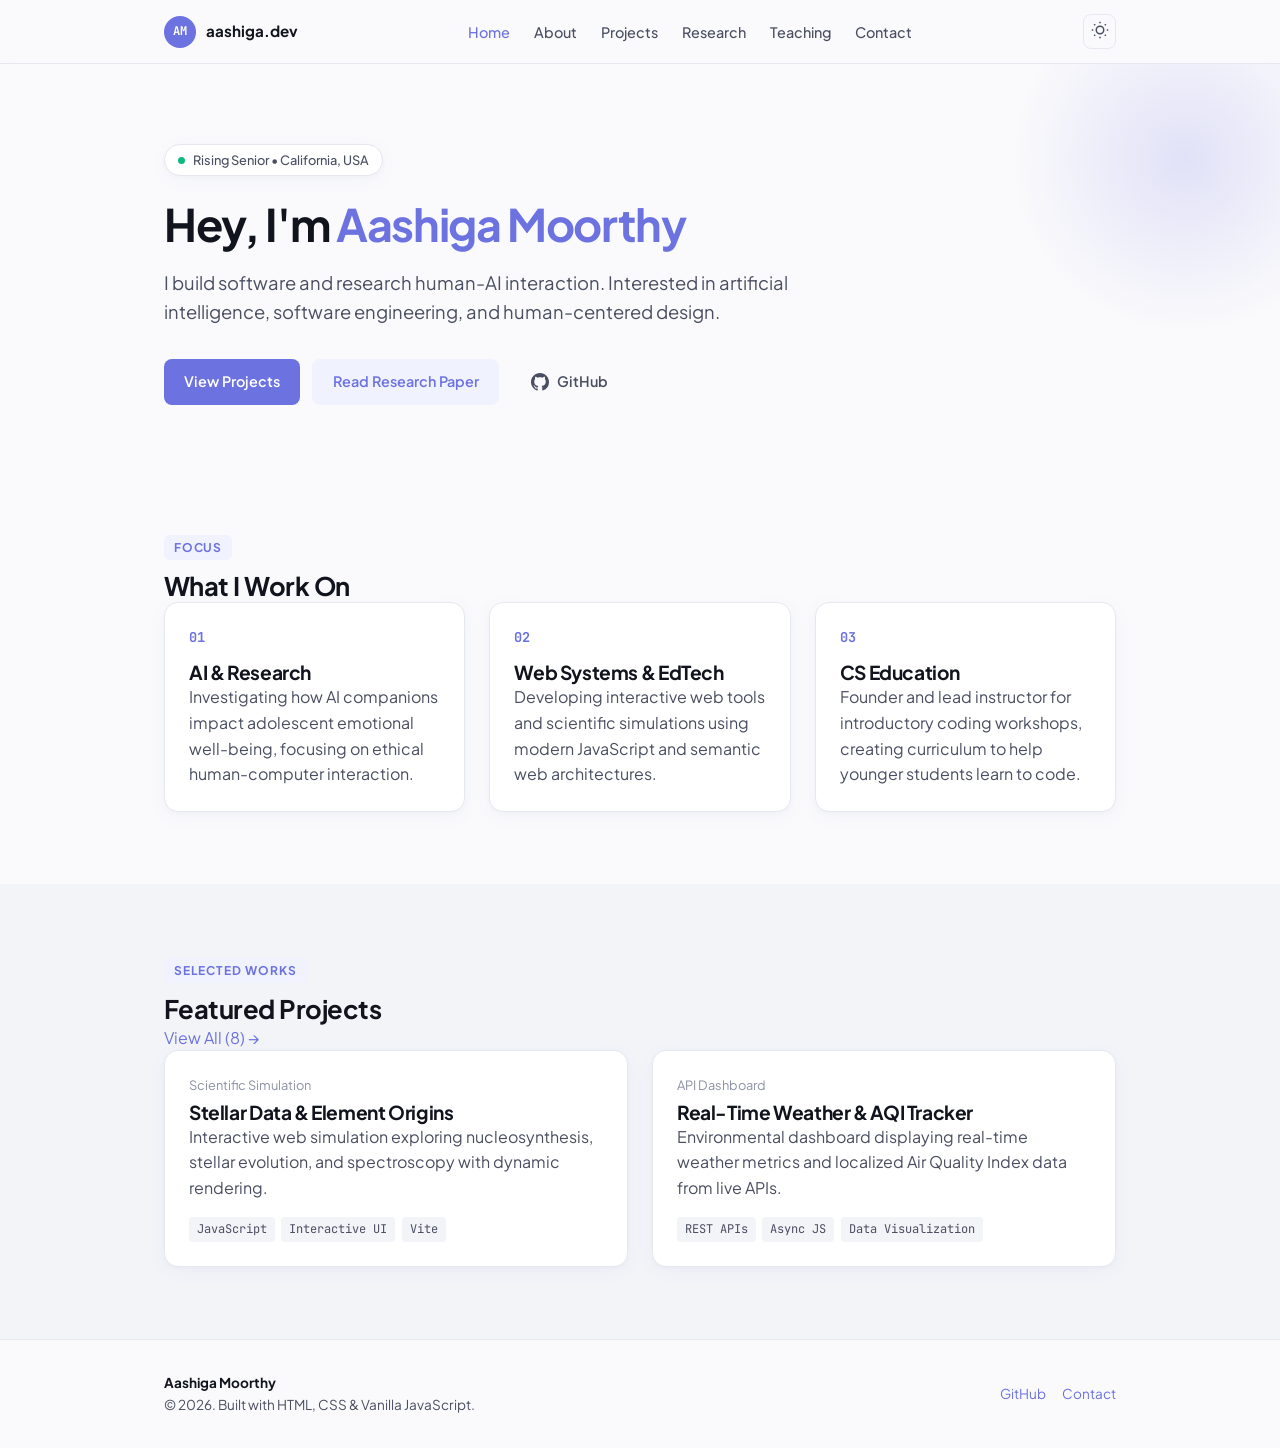
<file: index.html>
<!DOCTYPE html>
<html lang="en" data-theme="light">
<head>
    <meta charset="UTF-8">
    <meta name="viewport" content="width=device-width, initial-scale=1.0">
    <title>Aashiga Moorthy | Computer Science & AI Research</title>
    <meta name="description" content="Personal portfolio of Aashiga Moorthy — high school student researcher and software developer passionate about AI, computer science, and social impact.">
    <link rel="preconnect" href="https://fonts.googleapis.com">
    <link rel="preconnect" href="https://fonts.gstatic.com" crossorigin>
    <link href="https://fonts.googleapis.com/css2?family=Plus+Jakarta+Sans:wght@300;400;500;600;700&family=JetBrains+Mono:wght@400;500&display=swap" rel="stylesheet">
    <link rel="stylesheet" href="css/style.css">
</head>
<body>
    <header class="navbar-header">
        <nav class="navbar" aria-label="Main Navigation">
            <a href="index.html" class="nav-brand">
                <span class="brand-avatar">AM</span>
                <span class="brand-name">aashiga.dev</span>
            </a>

            <div class="nav-menu" id="navMenu">
                <ul class="nav-list">
                    <li><a href="index.html" class="nav-link active">Home</a></li>
                    <li><a href="about.html" class="nav-link">About</a></li>
                    <li><a href="projects.html" class="nav-link">Projects</a></li>
                    <li><a href="research.html" class="nav-link">Research</a></li>
                    <li><a href="teaching.html" class="nav-link">Teaching</a></li>
                    <li><a href="contact.html" class="nav-link">Contact</a></li>
                </ul>
            </div>

            <div class="nav-controls">
                <button id="themeToggle" class="theme-toggle" aria-label="Toggle theme">
                    <svg class="sun-icon" viewBox="0 0 24 24" width="18" height="18" fill="none" stroke="currentColor" stroke-width="2"><circle cx="12" cy="12" r="5"/><path d="M12 1v2M12 21v2M4.22 4.22l1.42 1.42M18.36 18.36l1.42 1.42M1 12h2M21 12h2M4.22 19.78l1.42-1.42M18.36 5.64l1.42-1.42"/></svg>
                    <svg class="moon-icon" viewBox="0 0 24 24" width="18" height="18" fill="none" stroke="currentColor" stroke-width="2"><path d="M21 12.79A9 9 0 1 1 11.21 3 7 7 0 0 0 21 12.79z"/></svg>
                </button>
                <button class="hamburger" id="hamburger" aria-label="Menu">
                    <span class="bar"></span>
                    <span class="bar"></span>
                </button>
            </div>
        </nav>
    </header>

    <main id="main-content">
        <section class="hero-section">
            <div class="glow-bg"></div>
            <div class="container hero-container">
                <div class="hero-content">
                    <div class="status-pill">
                        <span class="status-dot"></span>
                        <span>Rising Senior &bull; California, USA</span>
                    </div>
                    
                    <h1 class="hero-title">Hey, I'm <span class="highlight-text">Aashiga Moorthy</span></h1>
                    
                    <p class="hero-lead">
                        I build software and research human-AI interaction. Interested in artificial intelligence, software engineering, and human-centered design.
                    </p>

                    <div class="hero-actions">
                        <a href="projects.html" class="btn btn-primary">View Projects</a>
                        <a href="research.html" class="btn btn-secondary">Read Research Paper</a>
                        <a href="https://github.com/AashigaM" class="btn btn-ghost" target="_blank" rel="noopener">
                            <svg viewBox="0 0 24 24" width="18" height="18" fill="currentColor"><path d="M12 0C5.37 0 0 5.37 0 12c0 5.31 3.435 9.795 8.205 11.385.6.105.825-.255.825-.57 0-.285-.015-1.23-.015-2.235-3.015.555-3.795-.735-4.035-1.41-.135-.345-.72-1.41-1.23-1.695-.42-.225-1.02-.78-.015-.795.945-.015 1.62.87 1.845 1.23 1.08 1.815 2.805 1.305 3.495.99.105-.78.42-1.305.765-1.605-2.67-.3-5.46-1.335-5.46-5.925 0-1.305.465-2.385 1.23-3.225-.12-.3-.54-1.53.12-3.18 0 0 1.005-.315 3.3 1.23.96-.27 1.98-.405 3-.405s2.04.135 3 .405c2.295-1.56 3.3-1.23 3.3-1.23.66 1.65.24 2.88.12 3.18.765.84 1.23 1.905 1.23 3.225 0 4.605-2.805 5.625-5.475 5.925.435.375.81 1.095.81 2.22 0 1.605-.015 2.895-.015 3.3 0 .315.225.69.825.57A12.02 12.02 0 0024 12c0-6.63-5.37-12-12-12z"/></svg>
                            GitHub
                        </a>
                    </div>
                </div>
            </div>
        </section>

        <section class="section">
            <div class="container">
                <div class="section-header">
                    <span class="section-tag">Focus</span>
                    <h2>What I Work On</h2>
                </div>

                <div class="grid grid-3">
                    <div class="feature-card scroll-reveal">
                        <div class="card-icon">01</div>
                        <h3>AI & Research</h3>
                        <p>Investigating how AI companions impact adolescent emotional well-being, focusing on ethical human-computer interaction.</p>
                    </div>

                    <div class="feature-card scroll-reveal">
                        <div class="card-icon">02</div>
                        <h3>Web Systems & EdTech</h3>
                        <p>Developing interactive web tools and scientific simulations using modern JavaScript and semantic web architectures.</p>
                    </div>

                    <div class="feature-card scroll-reveal">
                        <div class="card-icon">03</div>
                        <h3>CS Education</h3>
                        <p>Founder and lead instructor for introductory coding workshops, creating curriculum to help younger students learn to code.</p>
                    </div>
                </div>
            </div>
        </section>

        <section class="section bg-alt">
            <div class="container">
                <div class="section-header flex-header">
                    <div>
                        <span class="section-tag">Selected Works</span>
                        <h2>Featured Projects</h2>
                    </div>
                    <a href="projects.html" class="link-arrow">View All (8) &rarr;</a>
                </div>

                <div class="grid grid-2">
                    <article class="project-preview-card scroll-reveal">
                        <div class="preview-meta">Scientific Simulation</div>
                        <h3>Stellar Data & Element Origins</h3>
                        <p>Interactive web simulation exploring nucleosynthesis, stellar evolution, and spectroscopy with dynamic rendering.</p>
                        <div class="tag-row">
                            <span>JavaScript</span><span>Interactive UI</span><span>Vite</span>
                        </div>
                        <a href="https://polite-tapioca-694da4.netlify.app/" target="_blank" rel="noopener" class="card-link-overlay" aria-label="View Stellar Data project"></a>
                    </article>

                    <article class="project-preview-card scroll-reveal">
                        <div class="preview-meta">API Dashboard</div>
                        <h3>Real-Time Weather & AQI Tracker</h3>
                        <p>Environmental dashboard displaying real-time weather metrics and localized Air Quality Index data from live APIs.</p>
                        <div class="tag-row">
                            <span>REST APIs</span><span>Async JS</span><span>Data Visualization</span>
                        </div>
                        <a href="https://comforting-cascaron-6b9a16.netlify.app/" target="_blank" rel="noopener" class="card-link-overlay" aria-label="View AQI Tracker project"></a>
                    </article>
                </div>
            </div>
        </section>
    </main>

    <footer class="footer">
        <div class="container footer-content">
            <div class="footer-left">
                <span class="footer-brand">Aashiga Moorthy</span>
                <p>&copy; 2026. Built with HTML, CSS & Vanilla JavaScript.</p>
            </div>
            <div class="footer-right">
                <a href="https://github.com/AashigaM" target="_blank" rel="noopener">GitHub</a>
                <a href="contact.html">Contact</a>
            </div>
        </div>
    </footer>

    <script src="js/script.js"></script>
</body>
</html>
</file>
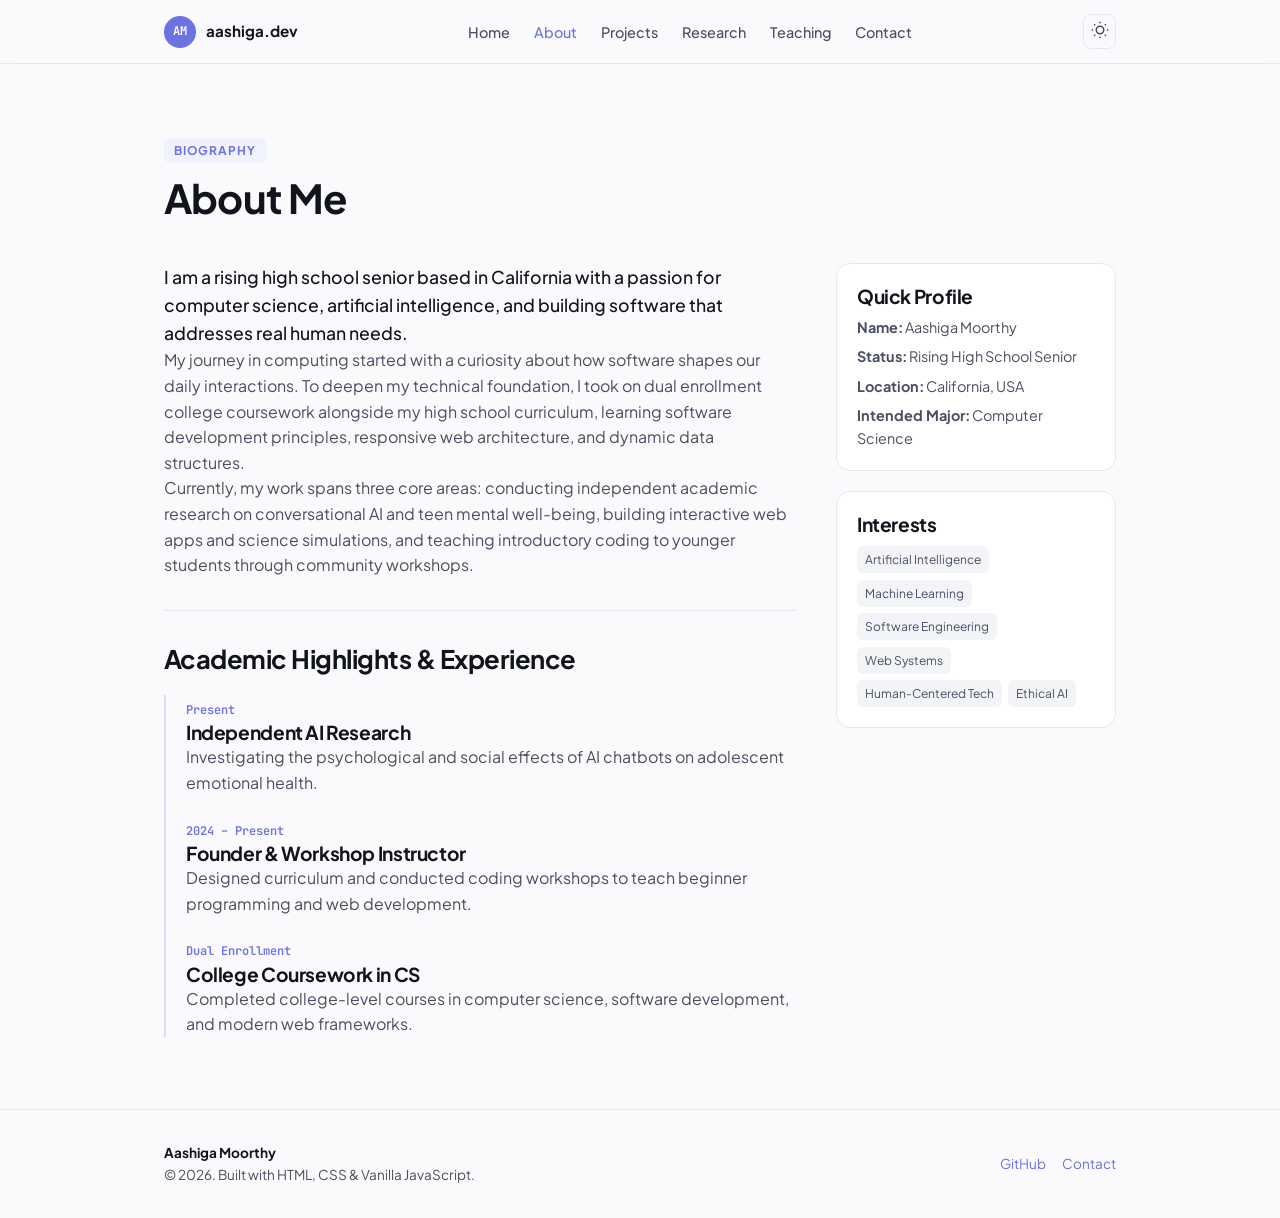
<file: about.html>
<!DOCTYPE html>
<html lang="en" data-theme="light">
<head>
    <meta charset="UTF-8">
    <meta name="viewport" content="width=device-width, initial-scale=1.0">
    <title>About | Aashiga Moorthy</title>
    <link rel="preconnect" href="https://fonts.googleapis.com">
    <link rel="preconnect" href="https://fonts.gstatic.com" crossorigin>
    <link href="https://fonts.googleapis.com/css2?family=Plus+Jakarta+Sans:wght@300;400;500;600;700&family=JetBrains+Mono:wght@400;500&display=swap" rel="stylesheet">
    <link rel="stylesheet" href="css/style.css">
</head>
<body>
    <header class="navbar-header">
        <nav class="navbar" aria-label="Main Navigation">
            <a href="index.html" class="nav-brand">
                <span class="brand-avatar">AM</span>
                <span class="brand-name">aashiga.dev</span>
            </a>
            <div class="nav-menu" id="navMenu">
                <ul class="nav-list">
                    <li><a href="index.html" class="nav-link">Home</a></li>
                    <li><a href="about.html" class="nav-link active">About</a></li>
                    <li><a href="projects.html" class="nav-link">Projects</a></li>
                    <li><a href="research.html" class="nav-link">Research</a></li>
                    <li><a href="teaching.html" class="nav-link">Teaching</a></li>
                    <li><a href="contact.html" class="nav-link">Contact</a></li>
                </ul>
            </div>
            <div class="nav-controls">
                <button id="themeToggle" class="theme-toggle" aria-label="Toggle theme">
                    <svg class="sun-icon" viewBox="0 0 24 24" width="18" height="18" fill="none" stroke="currentColor" stroke-width="2"><circle cx="12" cy="12" r="5"/><path d="M12 1v2M12 21v2M4.22 4.22l1.42 1.42M18.36 18.36l1.42 1.42M1 12h2M21 12h2M4.22 19.78l1.42-1.42M18.36 5.64l1.42-1.42"/></svg>
                    <svg class="moon-icon" viewBox="0 0 24 24" width="18" height="18" fill="none" stroke="currentColor" stroke-width="2"><path d="M21 12.79A9 9 0 1 1 11.21 3 7 7 0 0 0 21 12.79z"/></svg>
                </button>
                <button class="hamburger" id="hamburger" aria-label="Menu"><span class="bar"></span><span class="bar"></span></button>
            </div>
        </nav>
    </header>

    <main class="section">
        <div class="container">
            <div class="page-header">
                <span class="section-tag">Biography</span>
                <h1>About Me</h1>
            </div>

            <div class="about-layout">
                <div class="about-bio">
                    <p class="bio-lead">
                        I am a rising high school senior based in California with a passion for computer science, artificial intelligence, and building software that addresses real human needs.
                    </p>
                    <p>
                        My journey in computing started with a curiosity about how software shapes our daily interactions. To deepen my technical foundation, I took on dual enrollment college coursework alongside my high school curriculum, learning software development principles, responsive web architecture, and dynamic data structures.
                    </p>
                    <p>
                        Currently, my work spans three core areas: conducting independent academic research on conversational AI and teen mental well-being, building interactive web apps and science simulations, and teaching introductory coding to younger students through community workshops.
                    </p>

                    <div class="divider"></div>

                    <h2 class="subheading">Academic Highlights & Experience</h2>
                    <div class="timeline">
                        <div class="timeline-item">
                            <span class="time-period">Present</span>
                            <div class="time-content">
                                <h3>Independent AI Research</h3>
                                <p>Investigating the psychological and social effects of AI chatbots on adolescent emotional health.</p>
                            </div>
                        </div>
                        <div class="timeline-item">
                            <span class="time-period">2024 &ndash; Present</span>
                            <div class="time-content">
                                <h3>Founder & Workshop Instructor</h3>
                                <p>Designed curriculum and conducted coding workshops to teach beginner programming and web development.</p>
                            </div>
                        </div>
                        <div class="timeline-item">
                            <span class="time-period">Dual Enrollment</span>
                            <div class="time-content">
                                <h3>College Coursework in CS</h3>
                                <p>Completed college-level courses in computer science, software development, and modern web frameworks.</p>
                            </div>
                        </div>
                    </div>
                </div>

                <aside class="about-sidebar">
                    <div class="sidebar-box">
                        <h3>Quick Profile</h3>
                        <ul class="info-list">
                            <li><strong>Name:</strong> Aashiga Moorthy</li>
                            <li><strong>Status:</strong> Rising High School Senior</li>
                            <li><strong>Location:</strong> California, USA</li>
                            <li><strong>Intended Major:</strong> Computer Science</li>
                        </ul>
                    </div>

                    <div class="sidebar-box">
                        <h3>Interests</h3>
                        <div class="chip-container">
                            <span class="chip">Artificial Intelligence</span>
                            <span class="chip">Machine Learning</span>
                            <span class="chip">Software Engineering</span>
                            <span class="chip">Web Systems</span>
                            <span class="chip">Human-Centered Tech</span>
                            <span class="chip">Ethical AI</span>
                        </div>
                    </div>
                </aside>
            </div>
        </div>
    </main>

    <footer class="footer">
        <div class="container footer-content">
            <div class="footer-left">
                <span class="footer-brand">Aashiga Moorthy</span>
                <p>&copy; 2026. Built with HTML, CSS & Vanilla JavaScript.</p>
            </div>
            <div class="footer-right">
                <a href="https://github.com/AashigaM" target="_blank" rel="noopener">GitHub</a>
                <a href="contact.html">Contact</a>
            </div>
        </div>
    </footer>

    <script src="js/script.js"></script>
</body>
</html>
</file>
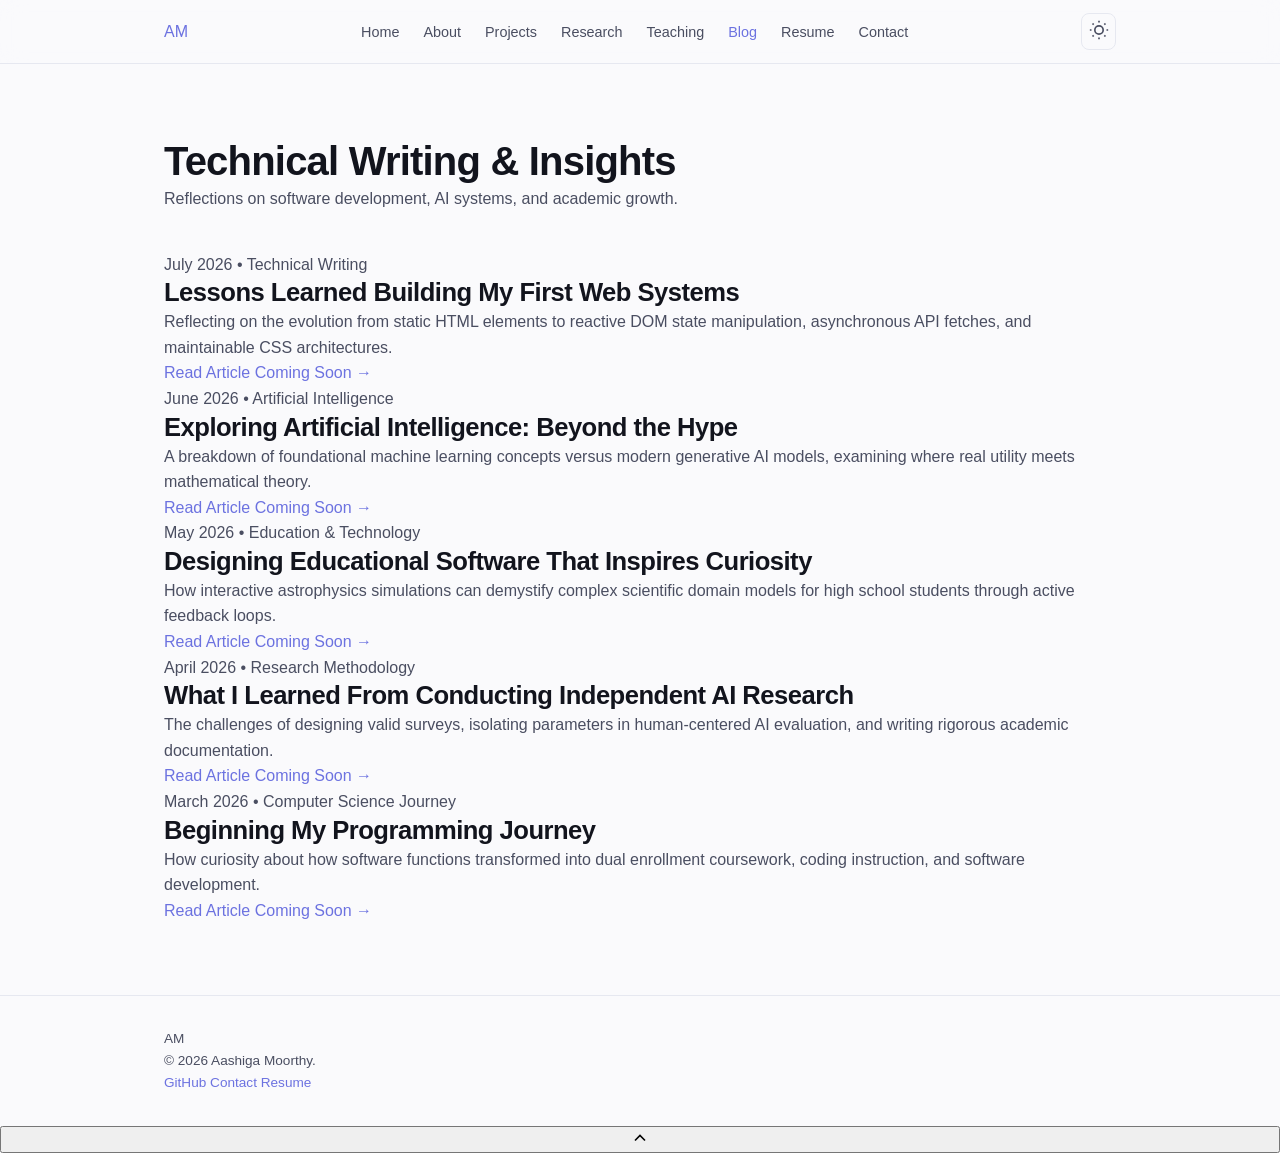
<file: blog.html>
<!DOCTYPE html>
<html lang="en" data-theme="light">
<head>
    <meta charset="UTF-8">
    <meta name="viewport" content="width=device-width, initial-scale=1.0">
    <title>Technical Blog | Aashiga Moorthy</title>
    <meta name="description" content="Technical reflections, learnings, and insights on computer science and AI by Aashiga Moorthy.">
    <link rel="preconnect" href="https://fonts.googleapis.com">
    <link rel="preconnect" href="https://fonts.gstatic.com" crossorigin>
    <link href="https://fonts.googleapis.com/css2?family=Inter:wght@300;400;500;600;700&family=JetBrains+Mono:wght@400;500&display=swap" rel="stylesheet">
    <link rel="stylesheet" href="css/style.css">
</head>
<body>
    <div id="loader" class="loader-overlay"><div class="spinner"></div></div>

    <header class="navbar-header">
        <nav class="navbar" aria-label="Main Navigation">
            <a href="index.html" class="nav-logo" aria-label="Aashiga Moorthy Home"><span class="logo-box">AM</span></a>
            <div class="nav-menu" id="navMenu">
                <ul class="nav-list">
                    <li><a href="index.html" class="nav-link">Home</a></li>
                    <li><a href="about.html" class="nav-link">About</a></li>
                    <li><a href="projects.html" class="nav-link">Projects</a></li>
                    <li><a href="research.html" class="nav-link">Research</a></li>
                    <li><a href="teaching.html" class="nav-link">Teaching</a></li>
                    <li><a href="blog.html" class="nav-link active">Blog</a></li>
                    <li><a href="resume.pdf" class="nav-link btn-secondary-nav" target="_blank" rel="noopener">Resume</a></li>
                    <li><a href="contact.html" class="nav-link">Contact</a></li>
                </ul>
            </div>
            <div class="nav-controls">
                <button id="themeToggle" class="theme-toggle" aria-label="Toggle dark and light mode">
                    <svg class="sun-icon" viewBox="0 0 24 24" width="20" height="20" fill="none" stroke="currentColor" stroke-width="2"><circle cx="12" cy="12" r="5"/><path d="M12 1v2M12 21v2M4.22 4.22l1.42 1.42M18.36 18.36l1.42 1.42M1 12h2M21 12h2M4.22 19.78l1.42-1.42M18.36 5.64l1.42-1.42"/></svg>
                    <svg class="moon-icon" viewBox="0 0 24 24" width="20" height="20" fill="none" stroke="currentColor" stroke-width="2"><path d="M21 12.79A9 9 0 1 1 11.21 3 7 7 0 0 0 21 12.79z"/></svg>
                </button>
                <button class="hamburger" id="hamburger" aria-label="Toggle navigation menu"><span class="bar"></span><span class="bar"></span><span class="bar"></span></button>
            </div>
        </nav>
    </header>

    <main id="main-content" class="section">
        <div class="container">
            <header class="page-header scroll-reveal">
                <h1 class="page-title">Technical Writing & Insights</h1>
                <p class="page-subtitle">Reflections on software development, AI systems, and academic growth.</p>
            </header>

            <div class="blog-list">
                
                <article class="card blog-card scroll-reveal">
                    <div class="blog-meta"><span>July 2026</span> &bull; <span>Technical Writing</span></div>
                    <h2>Lessons Learned Building My First Web Systems</h2>
                    <p>Reflecting on the evolution from static HTML elements to reactive DOM state manipulation, asynchronous API fetches, and maintainable CSS architectures.</p>
                    <a href="#" class="link-arrow disabled">Read Article Coming Soon &rarr;</a>
                </article>

                <article class="card blog-card scroll-reveal">
                    <div class="blog-meta"><span>June 2026</span> &bull; <span>Artificial Intelligence</span></div>
                    <h2>Exploring Artificial Intelligence: Beyond the Hype</h2>
                    <p>A breakdown of foundational machine learning concepts versus modern generative AI models, examining where real utility meets mathematical theory.</p>
                    <a href="#" class="link-arrow disabled">Read Article Coming Soon &rarr;</a>
                </article>

                <article class="card blog-card scroll-reveal">
                    <div class="blog-meta"><span>May 2026</span> &bull; <span>Education & Technology</span></div>
                    <h2>Designing Educational Software That Inspires Curiosity</h2>
                    <p>How interactive astrophysics simulations can demystify complex scientific domain models for high school students through active feedback loops.</p>
                    <a href="#" class="link-arrow disabled">Read Article Coming Soon &rarr;</a>
                </article>

                <article class="card blog-card scroll-reveal">
                    <div class="blog-meta"><span>April 2026</span> &bull; <span>Research Methodology</span></div>
                    <h2>What I Learned From Conducting Independent AI Research</h2>
                    <p>The challenges of designing valid surveys, isolating parameters in human-centered AI evaluation, and writing rigorous academic documentation.</p>
                    <a href="#" class="link-arrow disabled">Read Article Coming Soon &rarr;</a>
                </article>

                <article class="card blog-card scroll-reveal">
                    <div class="blog-meta"><span>March 2026</span> &bull; <span>Computer Science Journey</span></div>
                    <h2>Beginning My Programming Journey</h2>
                    <p>How curiosity about how software functions transformed into dual enrollment coursework, coding instruction, and software development.</p>
                    <a href="#" class="link-arrow disabled">Read Article Coming Soon &rarr;</a>
                </article>

            </div>
        </div>
    </main>

    <footer class="footer">
        <div class="container footer-container">
            <div class="footer-info"><span class="footer-logo">AM</span><p>&copy; 2026 Aashiga Moorthy.</p></div>
            <div class="footer-links">
                <a href="https://github.com/AashigaM" target="_blank" rel="noopener">GitHub</a>
                <a href="contact.html">Contact</a>
                <a href="resume.pdf" target="_blank" rel="noopener">Resume</a>
            </div>
        </div>
    </footer>

    <button id="backToTop" class="back-to-top" aria-label="Back to top"><svg viewBox="0 0 24 24" width="20" height="20" fill="none" stroke="currentColor" stroke-width="2"><path d="M18 15l-6-6-6 6"/></svg></button>
    <script src="js/script.js"></script>
</body>
</html>
</file>
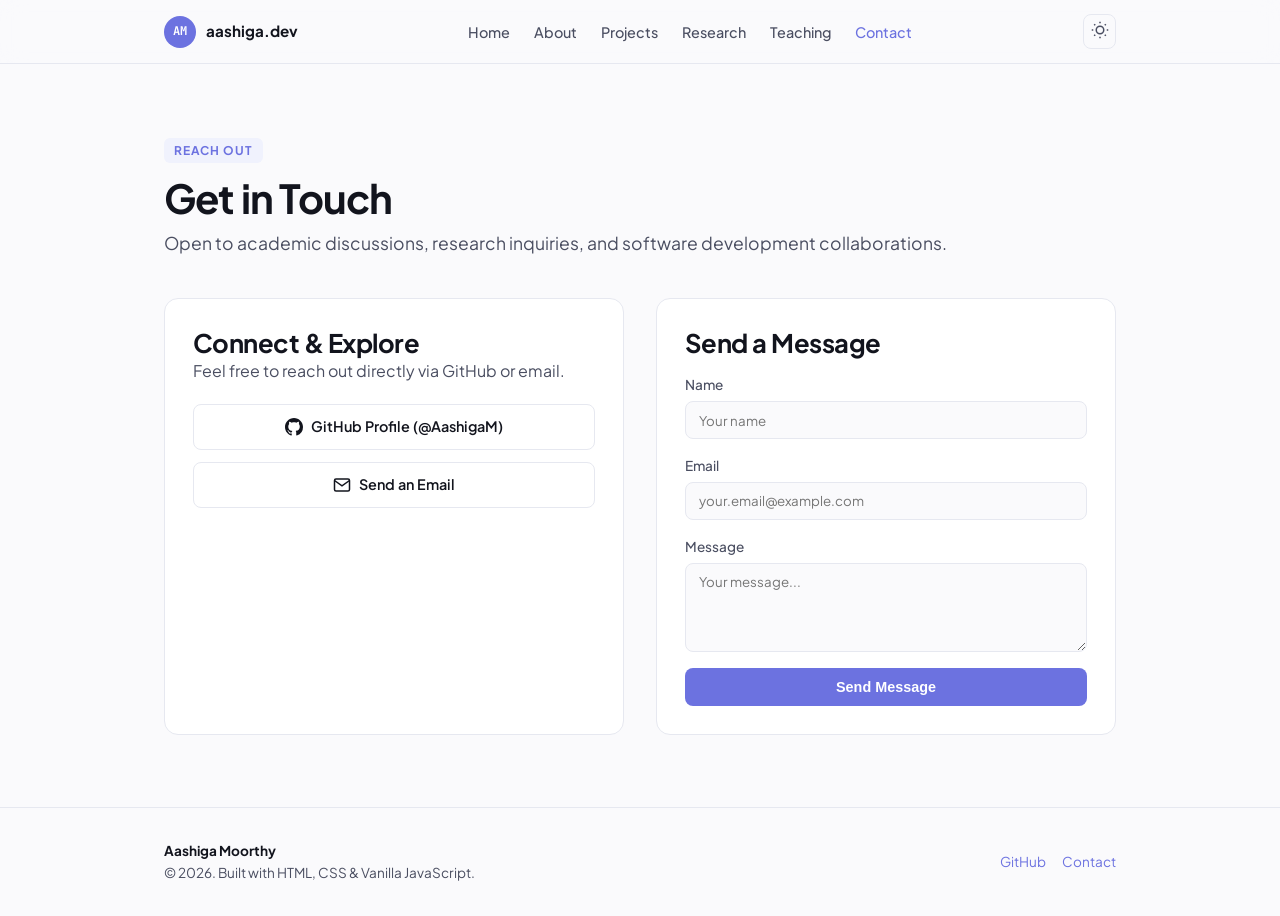
<file: contact.html>
<!DOCTYPE html>
<html lang="en" data-theme="light">
<head>
    <meta charset="UTF-8">
    <meta name="viewport" content="width=device-width, initial-scale=1.0">
    <title>Contact | Aashiga Moorthy</title>
    <link rel="preconnect" href="https://fonts.googleapis.com">
    <link rel="preconnect" href="https://fonts.gstatic.com" crossorigin>
    <link href="https://fonts.googleapis.com/css2?family=Plus+Jakarta+Sans:wght@300;400;500;600;700&family=JetBrains+Mono:wght@400;500&display=swap" rel="stylesheet">
    <link rel="stylesheet" href="css/style.css">
</head>
<body>
    <header class="navbar-header">
        <nav class="navbar" aria-label="Main Navigation">
            <a href="index.html" class="nav-brand">
                <span class="brand-avatar">AM</span>
                <span class="brand-name">aashiga.dev</span>
            </a>
            <div class="nav-menu" id="navMenu">
                <ul class="nav-list">
                    <li><a href="index.html" class="nav-link">Home</a></li>
                    <li><a href="about.html" class="nav-link">About</a></li>
                    <li><a href="projects.html" class="nav-link">Projects</a></li>
                    <li><a href="research.html" class="nav-link">Research</a></li>
                    <li><a href="teaching.html" class="nav-link">Teaching</a></li>
                    <li><a href="contact.html" class="nav-link active">Contact</a></li>
                </ul>
            </div>
            <div class="nav-controls">
                <button id="themeToggle" class="theme-toggle" aria-label="Toggle theme">
                    <svg class="sun-icon" viewBox="0 0 24 24" width="18" height="18" fill="none" stroke="currentColor" stroke-width="2"><circle cx="12" cy="12" r="5"/><path d="M12 1v2M12 21v2M4.22 4.22l1.42 1.42M18.36 18.36l1.42 1.42M1 12h2M21 12h2M4.22 19.78l1.42-1.42M18.36 5.64l1.42-1.42"/></svg>
                    <svg class="moon-icon" viewBox="0 0 24 24" width="18" height="18" fill="none" stroke="currentColor" stroke-width="2"><path d="M21 12.79A9 9 0 1 1 11.21 3 7 7 0 0 0 21 12.79z"/></svg>
                </button>
                <button class="hamburger" id="hamburger" aria-label="Menu"><span class="bar"></span><span class="bar"></span></button>
            </div>
        </nav>
    </header>

    <main class="section">
        <div class="container">
            <div class="page-header">
                <span class="section-tag">Reach Out</span>
                <h1>Get in Touch</h1>
                <p class="subtitle">Open to academic discussions, research inquiries, and software development collaborations.</p>
            </div>

            <div class="contact-card-grid">
                <div class="contact-box">
                    <h2>Connect & Explore</h2>
                    <p>Feel free to reach out directly via GitHub or email.</p>

                    <div class="contact-links-list">
                        <a href="https://github.com/AashigaM" class="btn btn-outline btn-full" target="_blank" rel="noopener">
                            <svg viewBox="0 0 24 24" width="18" height="18" fill="currentColor"><path d="M12 0C5.37 0 0 5.37 0 12c0 5.31 3.435 9.795 8.205 11.385.6.105.825-.255.825-.57 0-.285-.015-1.23-.015-2.235-3.015.555-3.795-.735-4.035-1.41-.135-.345-.72-1.41-1.23-1.695-.42-.225-1.02-.78-.015-.795.945-.015 1.62.87 1.845 1.23 1.08 1.815 2.805 1.305 3.495.99.105-.78.42-1.305.765-1.605-2.67-.3-5.46-1.335-5.46-5.925 0-1.305.465-2.385 1.23-3.225-.12-.3-.54-1.53.12-3.18 0 0 1.005-.315 3.3 1.23.96-.27 1.98-.405 3-.405s2.04.135 3 .405c2.295-1.56 3.3-1.23 3.3-1.23.66 1.65.24 2.88.12 3.18.765.84 1.23 1.905 1.23 3.225 0 4.605-2.805 5.625-5.475 5.925.435.375.81 1.095.81 2.22 0 1.605-.015 2.895-.015 3.3 0 .315.225.69.825.57A12.02 12.02 0 0024 12c0-6.63-5.37-12-12-12z"/></svg>
                            GitHub Profile (@AashigaM)
                        </a>

                        <a href="mailto:aashiga.placeholder@example.com" class="btn btn-outline btn-full">
                            <svg viewBox="0 0 24 24" width="18" height="18" fill="none" stroke="currentColor" stroke-width="2"><path d="M4 4h16c1.1 0 2 .9 2 2v12c0 1.1-.9 2-2 2H4c-1.1 0-2-.9-2-2V6c0-1.1.9-2 2-2z"/><polyline points="22,6 12,13 2,6"/></svg>
                            Send an Email
                        </a>
                    </div>
                </div>

                <div class="contact-box">
                    <h2>Send a Message</h2>
                    <form class="simple-form" onsubmit="event.preventDefault(); alert('Message feature placeholder: Add your form handler or email service here!');">
                        <div class="form-field">
                            <label for="c-name">Name</label>
                            <input type="text" id="c-name" class="input-element" placeholder="Your name" required>
                        </div>
                        <div class="form-field">
                            <label for="c-email">Email</label>
                            <input type="email" id="c-email" class="input-element" placeholder="your.email@example.com" required>
                        </div>
                        <div class="form-field">
                            <label for="c-msg">Message</label>
                            <textarea id="c-msg" class="input-element" rows="4" placeholder="Your message..." required></textarea>
                        </div>
                        <button type="submit" class="btn btn-primary btn-full">Send Message</button>
                    </form>
                </div>
            </div>
        </div>
    </main>

    <footer class="footer">
        <div class="container footer-content">
            <div class="footer-left">
                <span class="footer-brand">Aashiga Moorthy</span>
                <p>&copy; 2026. Built with HTML, CSS & Vanilla JavaScript.</p>
            </div>
            <div class="footer-right">
                <a href="https://github.com/AashigaM" target="_blank" rel="noopener">GitHub</a>
                <a href="contact.html">Contact</a>
            </div>
        </div>
    </footer>

    <script src="js/script.js"></script>
</body>
</html>
</file>
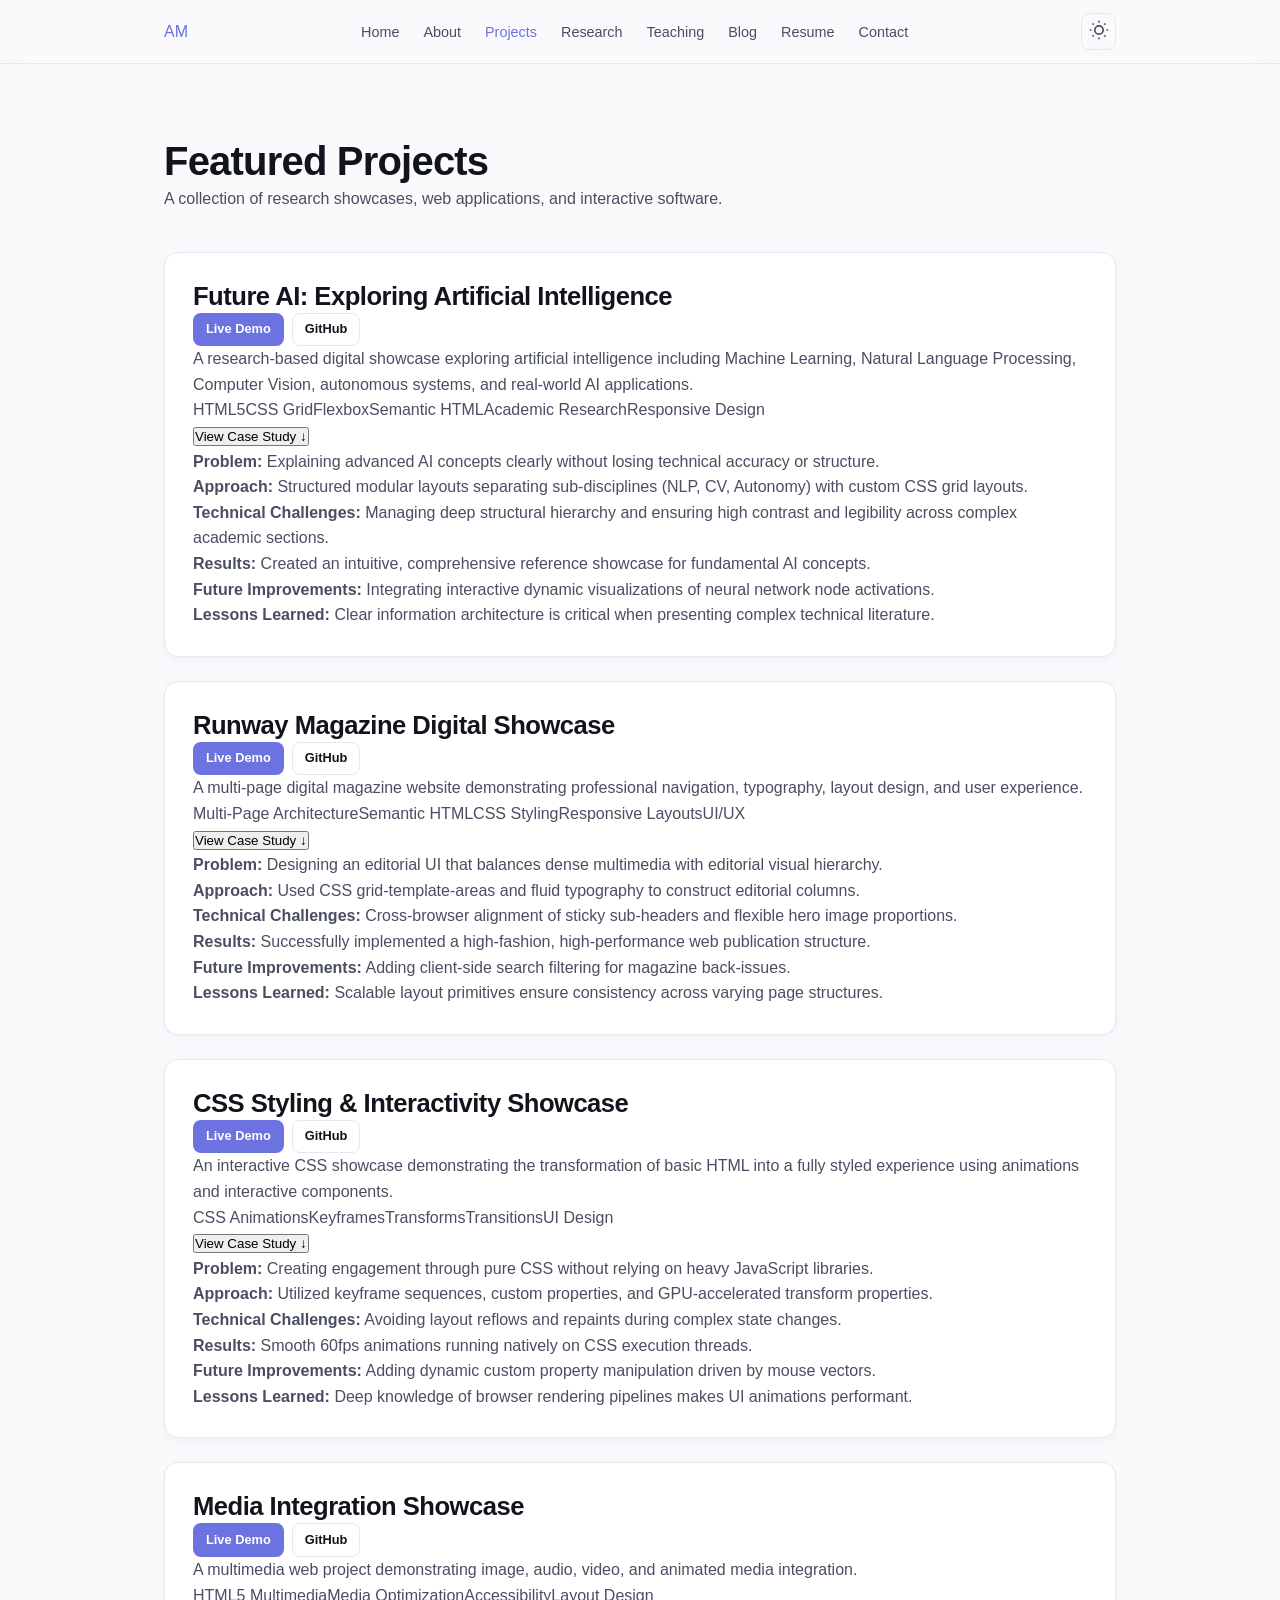
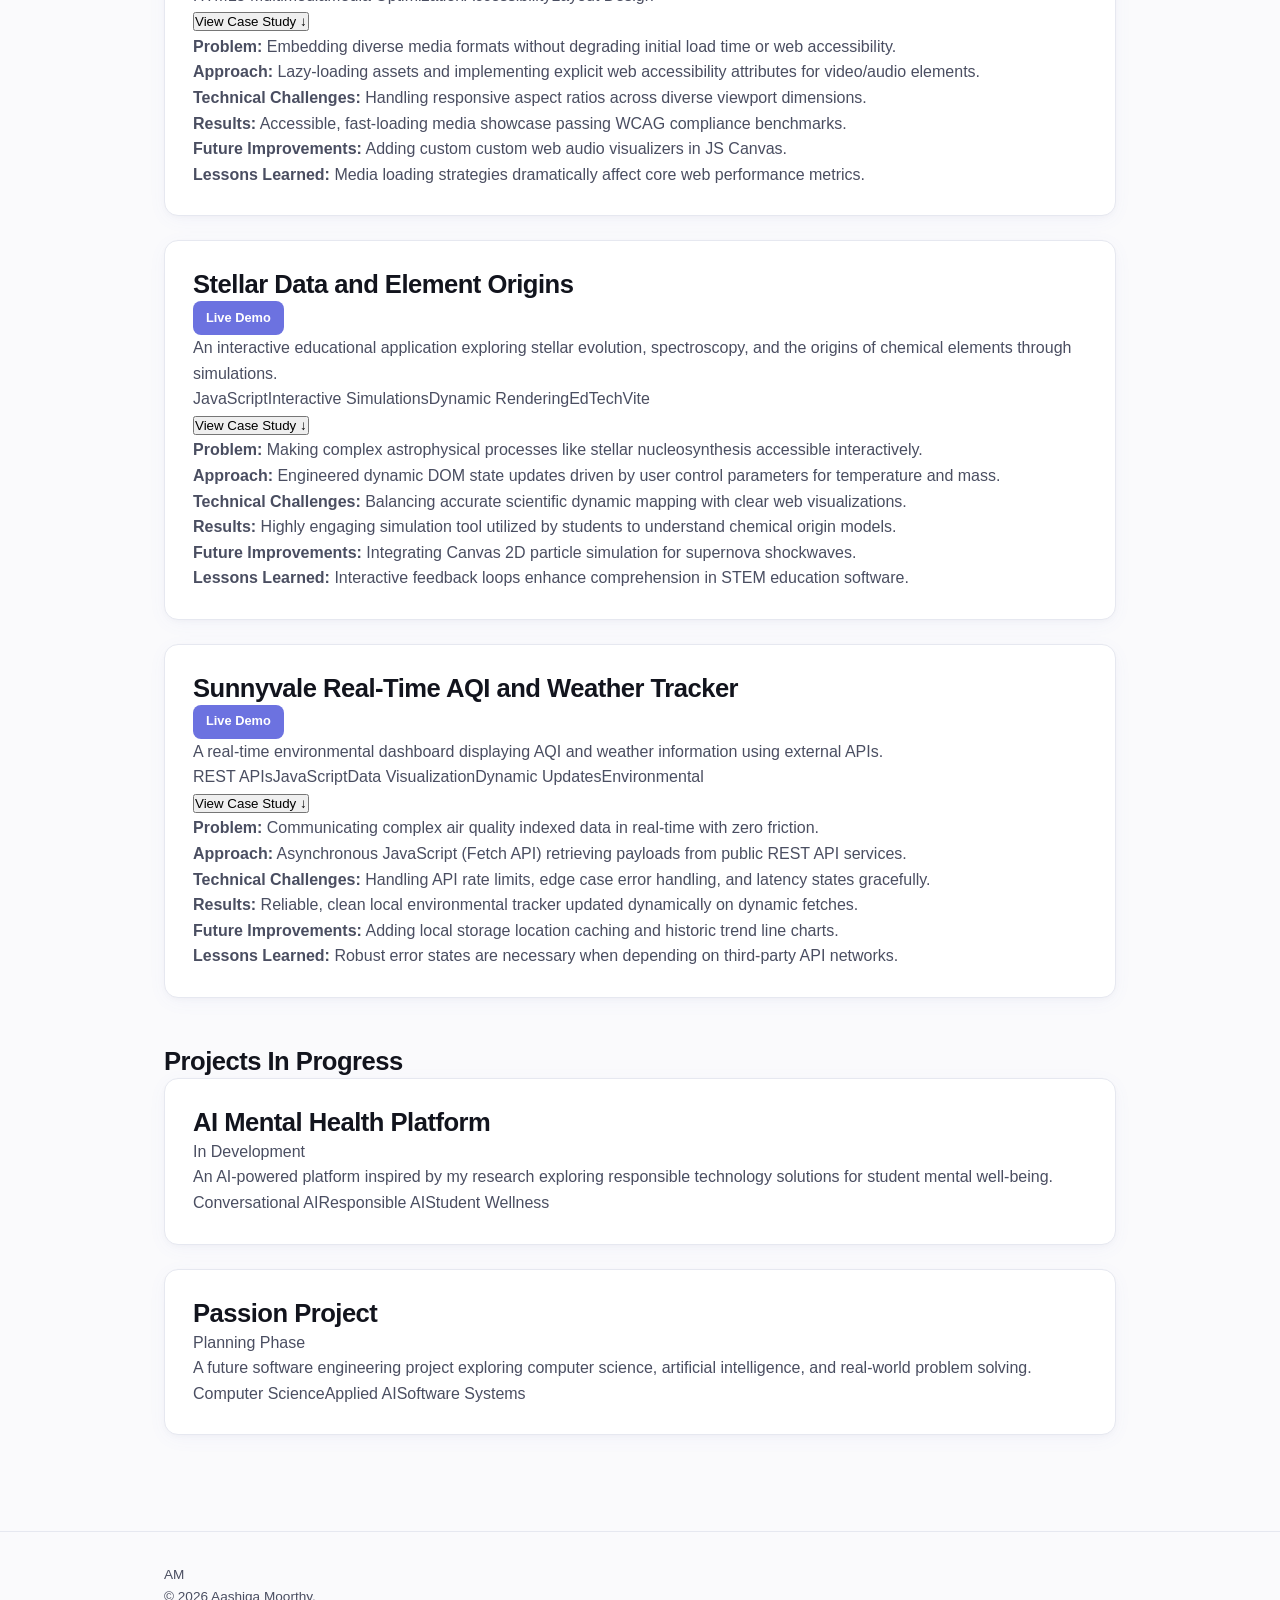
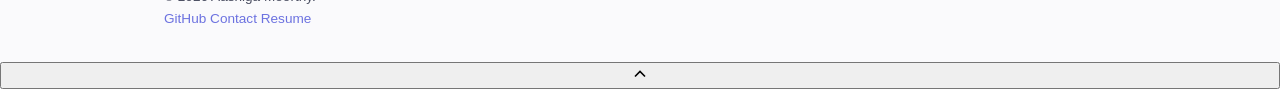
<file: projects.html>
<!DOCTYPE html>
<html lang="en" data-theme="light">
<head>
    <meta charset="UTF-8">
    <meta name="viewport" content="width=device-width, initial-scale=1.0">
    <title>Projects | Aashiga Moorthy</title>
    <meta name="description" content="Portfolio of software, web development, and interactive science projects by Aashiga Moorthy.">
    <link rel="preconnect" href="https://fonts.googleapis.com">
    <link rel="preconnect" href="https://fonts.gstatic.com" crossorigin>
    <link href="https://fonts.googleapis.com/css2?family=Inter:wght@300;400;500;600;700&family=JetBrains+Mono:wght@400;500&display=swap" rel="stylesheet">
    <link rel="stylesheet" href="css/style.css">
</head>
<body>
    <div id="loader" class="loader-overlay"><div class="spinner"></div></div>

    <header class="navbar-header">
        <nav class="navbar" aria-label="Main Navigation">
            <a href="index.html" class="nav-logo" aria-label="Aashiga Moorthy Home"><span class="logo-box">AM</span></a>
            <div class="nav-menu" id="navMenu">
                <ul class="nav-list">
                    <li><a href="index.html" class="nav-link">Home</a></li>
                    <li><a href="about.html" class="nav-link">About</a></li>
                    <li><a href="projects.html" class="nav-link active">Projects</a></li>
                    <li><a href="research.html" class="nav-link">Research</a></li>
                    <li><a href="teaching.html" class="nav-link">Teaching</a></li>
                    <li><a href="blog.html" class="nav-link">Blog</a></li>
                    <li><a href="resume.pdf" class="nav-link btn-secondary-nav" target="_blank" rel="noopener">Resume</a></li>
                    <li><a href="contact.html" class="nav-link">Contact</a></li>
                </ul>
            </div>
            <div class="nav-controls">
                <button id="themeToggle" class="theme-toggle" aria-label="Toggle dark and light mode">
                    <svg class="sun-icon" viewBox="0 0 24 24" width="20" height="20" fill="none" stroke="currentColor" stroke-width="2"><circle cx="12" cy="12" r="5"/><path d="M12 1v2M12 21v2M4.22 4.22l1.42 1.42M18.36 18.36l1.42 1.42M1 12h2M21 12h2M4.22 19.78l1.42-1.42M18.36 5.64l1.42-1.42"/></svg>
                    <svg class="moon-icon" viewBox="0 0 24 24" width="20" height="20" fill="none" stroke="currentColor" stroke-width="2"><path d="M21 12.79A9 9 0 1 1 11.21 3 7 7 0 0 0 21 12.79z"/></svg>
                </button>
                <button class="hamburger" id="hamburger" aria-label="Toggle navigation menu"><span class="bar"></span><span class="bar"></span><span class="bar"></span></button>
            </div>
        </nav>
    </header>

    <main id="main-content" class="section">
        <div class="container">
            <header class="page-header scroll-reveal">
                <h1 class="page-title">Featured Projects</h1>
                <p class="page-subtitle">A collection of research showcases, web applications, and interactive software.</p>
            </header>

            <div class="projects-list">
                
                <article class="card project-card scroll-reveal" id="p1">
                    <div class="project-header">
                        <h2>Future AI: Exploring Artificial Intelligence</h2>
                        <div class="project-links">
                            <a href="https://aashigam.github.io/de-webdev-future-ai-web-research/#top" target="_blank" rel="noopener" class="btn btn-sm btn-primary">Live Demo</a>
                            <a href="https://github.com/AashigaM/de-webdev-future-ai-web-research" target="_blank" rel="noopener" class="btn btn-sm btn-outline">GitHub</a>
                        </div>
                    </div>
                    <p class="project-desc">A research-based digital showcase exploring artificial intelligence including Machine Learning, Natural Language Processing, Computer Vision, autonomous systems, and real-world AI applications.</p>
                    <div class="tag-group">
                        <span class="tag">HTML5</span><span class="tag">CSS Grid</span><span class="tag">Flexbox</span><span class="tag">Semantic HTML</span><span class="tag">Academic Research</span><span class="tag">Responsive Design</span>
                    </div>
                    <button class="case-study-toggle" onclick="toggleCaseStudy('cs1')">View Case Study <span class="arrow">&darr;</span></button>

                    <div id="cs1" class="case-study-content hidden">
                        <div class="case-study-grid">
                            <div><strong>Problem:</strong> Explaining advanced AI concepts clearly without losing technical accuracy or structure.</div>
                            <div><strong>Approach:</strong> Structured modular layouts separating sub-disciplines (NLP, CV, Autonomy) with custom CSS grid layouts.</div>
                            <div><strong>Technical Challenges:</strong> Managing deep structural hierarchy and ensuring high contrast and legibility across complex academic sections.</div>
                            <div><strong>Results:</strong> Created an intuitive, comprehensive reference showcase for fundamental AI concepts.</div>
                            <div><strong>Future Improvements:</strong> Integrating interactive dynamic visualizations of neural network node activations.</div>
                            <div><strong>Lessons Learned:</strong> Clear information architecture is critical when presenting complex technical literature.</div>
                        </div>
                    </div>
                </article>

                <article class="card project-card scroll-reveal" id="p2">
                    <div class="project-header">
                        <h2>Runway Magazine Digital Showcase</h2>
                        <div class="project-links">
                            <a href="https://aashigam.github.io/de-webdev-runway-magazine/" target="_blank" rel="noopener" class="btn btn-sm btn-primary">Live Demo</a>
                            <a href="https://github.com/AashigaM/de-webdev-runway-magazine" target="_blank" rel="noopener" class="btn btn-sm btn-outline">GitHub</a>
                        </div>
                    </div>
                    <p class="project-desc">A multi-page digital magazine website demonstrating professional navigation, typography, layout design, and user experience.</p>
                    <div class="tag-group">
                        <span class="tag">Multi-Page Architecture</span><span class="tag">Semantic HTML</span><span class="tag">CSS Styling</span><span class="tag">Responsive Layouts</span><span class="tag">UI/UX</span>
                    </div>
                    <button class="case-study-toggle" onclick="toggleCaseStudy('cs2')">View Case Study <span class="arrow">&darr;</span></button>

                    <div id="cs2" class="case-study-content hidden">
                        <div class="case-study-grid">
                            <div><strong>Problem:</strong> Designing an editorial UI that balances dense multimedia with editorial visual hierarchy.</div>
                            <div><strong>Approach:</strong> Used CSS grid-template-areas and fluid typography to construct editorial columns.</div>
                            <div><strong>Technical Challenges:</strong> Cross-browser alignment of sticky sub-headers and flexible hero image proportions.</div>
                            <div><strong>Results:</strong> Successfully implemented a high-fashion, high-performance web publication structure.</div>
                            <div><strong>Future Improvements:</strong> Adding client-side search filtering for magazine back-issues.</div>
                            <div><strong>Lessons Learned:</strong> Scalable layout primitives ensure consistency across varying page structures.</div>
                        </div>
                    </div>
                </article>

                <article class="card project-card scroll-reveal" id="p3">
                    <div class="project-header">
                        <h2>CSS Styling & Interactivity Showcase</h2>
                        <div class="project-links">
                            <a href="https://aashigam.github.io/de-webdev-CSS-styling/#top" target="_blank" rel="noopener" class="btn btn-sm btn-primary">Live Demo</a>
                            <a href="https://github.com/AashigaM/de-webdev-CSS-styling" target="_blank" rel="noopener" class="btn btn-sm btn-outline">GitHub</a>
                        </div>
                    </div>
                    <p class="project-desc">An interactive CSS showcase demonstrating the transformation of basic HTML into a fully styled experience using animations and interactive components.</p>
                    <div class="tag-group">
                        <span class="tag">CSS Animations</span><span class="tag">Keyframes</span><span class="tag">Transforms</span><span class="tag">Transitions</span><span class="tag">UI Design</span>
                    </div>
                    <button class="case-study-toggle" onclick="toggleCaseStudy('cs3')">View Case Study <span class="arrow">&darr;</span></button>

                    <div id="cs3" class="case-study-content hidden">
                        <div class="case-study-grid">
                            <div><strong>Problem:</strong> Creating engagement through pure CSS without relying on heavy JavaScript libraries.</div>
                            <div><strong>Approach:</strong> Utilized keyframe sequences, custom properties, and GPU-accelerated transform properties.</div>
                            <div><strong>Technical Challenges:</strong> Avoiding layout reflows and repaints during complex state changes.</div>
                            <div><strong>Results:</strong> Smooth 60fps animations running natively on CSS execution threads.</div>
                            <div><strong>Future Improvements:</strong> Adding dynamic custom property manipulation driven by mouse vectors.</div>
                            <div><strong>Lessons Learned:</strong> Deep knowledge of browser rendering pipelines makes UI animations performant.</div>
                        </div>
                    </div>
                </article>

                <article class="card project-card scroll-reveal" id="p4">
                    <div class="project-header">
                        <h2>Media Integration Showcase</h2>
                        <div class="project-links">
                            <a href="https://aashigam.github.io/de-webdev-media-integration/" target="_blank" rel="noopener" class="btn btn-sm btn-primary">Live Demo</a>
                            <a href="https://github.com/AashigaM/de-webdev-media-integration" target="_blank" rel="noopener" class="btn btn-sm btn-outline">GitHub</a>
                        </div>
                    </div>
                    <p class="project-desc">A multimedia web project demonstrating image, audio, video, and animated media integration.</p>
                    <div class="tag-group">
                        <span class="tag">HTML5 Multimedia</span><span class="tag">Media Optimization</span><span class="tag">Accessibility</span><span class="tag">Layout Design</span>
                    </div>
                    <button class="case-study-toggle" onclick="toggleCaseStudy('cs4')">View Case Study <span class="arrow">&darr;</span></button>

                    <div id="cs4" class="case-study-content hidden">
                        <div class="case-study-grid">
                            <div><strong>Problem:</strong> Embedding diverse media formats without degrading initial load time or web accessibility.</div>
                            <div><strong>Approach:</strong> Lazy-loading assets and implementing explicit web accessibility attributes for video/audio elements.</div>
                            <div><strong>Technical Challenges:</strong> Handling responsive aspect ratios across diverse viewport dimensions.</div>
                            <div><strong>Results:</strong> Accessible, fast-loading media showcase passing WCAG compliance benchmarks.</div>
                            <div><strong>Future Improvements:</strong> Adding custom custom web audio visualizers in JS Canvas.</div>
                            <div><strong>Lessons Learned:</strong> Media loading strategies dramatically affect core web performance metrics.</div>
                        </div>
                    </div>
                </article>

                <article class="card project-card scroll-reveal" id="p5">
                    <div class="project-header">
                        <h2>Stellar Data and Element Origins</h2>
                        <div class="project-links">
                            <a href="https://polite-tapioca-694da4.netlify.app/" target="_blank" rel="noopener" class="btn btn-sm btn-primary">Live Demo</a>
                        </div>
                    </div>
                    <p class="project-desc">An interactive educational application exploring stellar evolution, spectroscopy, and the origins of chemical elements through simulations.</p>
                    <div class="tag-group">
                        <span class="tag">JavaScript</span><span class="tag">Interactive Simulations</span><span class="tag">Dynamic Rendering</span><span class="tag">EdTech</span><span class="tag">Vite</span>
                    </div>
                    <button class="case-study-toggle" onclick="toggleCaseStudy('cs5')">View Case Study <span class="arrow">&darr;</span></button>

                    <div id="cs5" class="case-study-content hidden">
                        <div class="case-study-grid">
                            <div><strong>Problem:</strong> Making complex astrophysical processes like stellar nucleosynthesis accessible interactively.</div>
                            <div><strong>Approach:</strong> Engineered dynamic DOM state updates driven by user control parameters for temperature and mass.</div>
                            <div><strong>Technical Challenges:</strong> Balancing accurate scientific dynamic mapping with clear web visualizations.</div>
                            <div><strong>Results:</strong> Highly engaging simulation tool utilized by students to understand chemical origin models.</div>
                            <div><strong>Future Improvements:</strong> Integrating Canvas 2D particle simulation for supernova shockwaves.</div>
                            <div><strong>Lessons Learned:</strong> Interactive feedback loops enhance comprehension in STEM education software.</div>
                        </div>
                    </div>
                </article>

                <article class="card project-card scroll-reveal" id="p6">
                    <div class="project-header">
                        <h2>Sunnyvale Real-Time AQI and Weather Tracker</h2>
                        <div class="project-links">
                            <a href="https://comforting-cascaron-6b9a16.netlify.app/" target="_blank" rel="noopener" class="btn btn-sm btn-primary">Live Demo</a>
                        </div>
                    </div>
                    <p class="project-desc">A real-time environmental dashboard displaying AQI and weather information using external APIs.</p>
                    <div class="tag-group">
                        <span class="tag">REST APIs</span><span class="tag">JavaScript</span><span class="tag">Data Visualization</span><span class="tag">Dynamic Updates</span><span class="tag">Environmental</span>
                    </div>
                    <button class="case-study-toggle" onclick="toggleCaseStudy('cs6')">View Case Study <span class="arrow">&darr;</span></button>

                    <div id="cs6" class="case-study-content hidden">
                        <div class="case-study-grid">
                            <div><strong>Problem:</strong> Communicating complex air quality indexed data in real-time with zero friction.</div>
                            <div><strong>Approach:</strong> Asynchronous JavaScript (Fetch API) retrieving payloads from public REST API services.</div>
                            <div><strong>Technical Challenges:</strong> Handling API rate limits, edge case error handling, and latency states gracefully.</div>
                            <div><strong>Results:</strong> Reliable, clean local environmental tracker updated dynamically on dynamic fetches.</div>
                            <div><strong>Future Improvements:</strong> Adding local storage location caching and historic trend line charts.</div>
                            <div><strong>Lessons Learned:</strong> Robust error states are necessary when depending on third-party API networks.</div>
                        </div>
                    </div>
                </article>

                <h2 class="section-heading scroll-reveal" style="margin-top: 3rem;">Projects In Progress</h2>

                <article class="card project-card coming-soon scroll-reveal">
                    <div class="project-header">
                        <div>
                            <h2>AI Mental Health Platform</h2>
                            <span class="badge badge-accent">In Development</span>
                        </div>
                    </div>
                    <p class="project-desc">An AI-powered platform inspired by my research exploring responsible technology solutions for student mental well-being.</p>
                    <div class="tag-group">
                        <span class="tag">Conversational AI</span><span class="tag">Responsible AI</span><span class="tag">Student Wellness</span>
                    </div>
                </article>

                <article class="card project-card coming-soon scroll-reveal">
                    <div class="project-header">
                        <div>
                            <h2>Passion Project</h2>
                            <span class="badge">Planning Phase</span>
                        </div>
                    </div>
                    <p class="project-desc">A future software engineering project exploring computer science, artificial intelligence, and real-world problem solving.</p>
                    <div class="tag-group">
                        <span class="tag">Computer Science</span><span class="tag">Applied AI</span><span class="tag">Software Systems</span>
                    </div>
                </article>

            </div>
        </div>
    </main>

    <footer class="footer">
        <div class="container footer-container">
            <div class="footer-info"><span class="footer-logo">AM</span><p>&copy; 2026 Aashiga Moorthy.</p></div>
            <div class="footer-links">
                <a href="https://github.com/AashigaM" target="_blank" rel="noopener">GitHub</a>
                <a href="contact.html">Contact</a>
                <a href="resume.pdf" target="_blank" rel="noopener">Resume</a>
            </div>
        </div>
    </footer>

    <button id="backToTop" class="back-to-top" aria-label="Back to top"><svg viewBox="0 0 24 24" width="20" height="20" fill="none" stroke="currentColor" stroke-width="2"><path d="M18 15l-6-6-6 6"/></svg></button>
    <script src="js/script.js"></script>
</body>
</html>
</file>
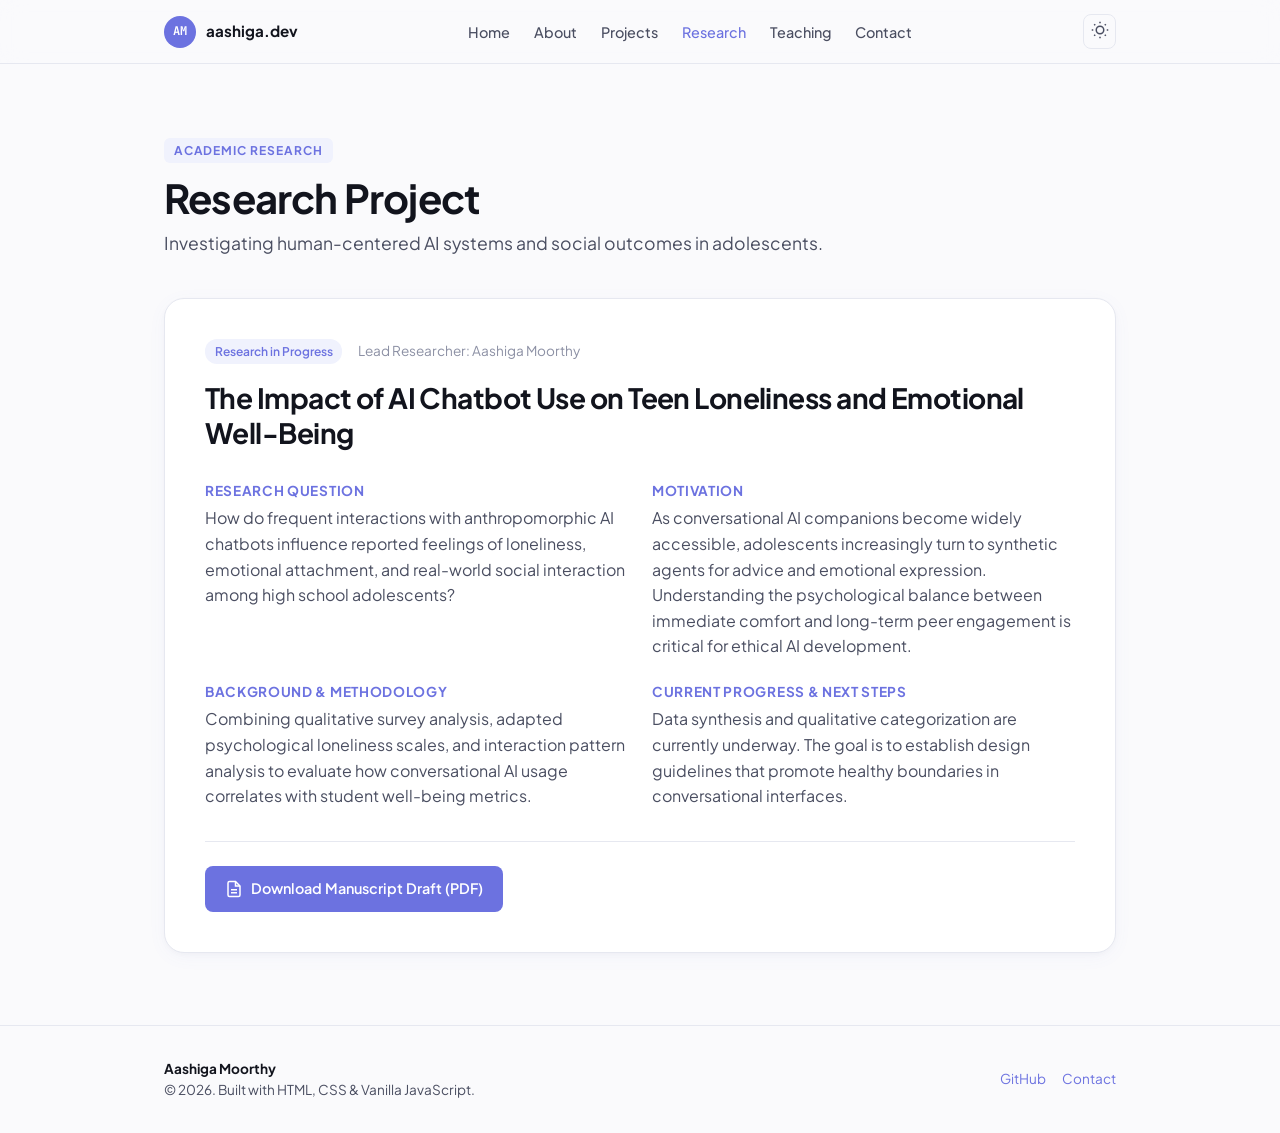
<file: research.html>
<!DOCTYPE html>
<html lang="en" data-theme="light">
<head>
    <meta charset="UTF-8">
    <meta name="viewport" content="width=device-width, initial-scale=1.0">
    <title>Research | Aashiga Moorthy</title>
    <link rel="preconnect" href="https://fonts.googleapis.com">
    <link rel="preconnect" href="https://fonts.gstatic.com" crossorigin>
    <link href="https://fonts.googleapis.com/css2?family=Plus+Jakarta+Sans:wght@300;400;500;600;700&family=JetBrains+Mono:wght@400;500&display=swap" rel="stylesheet">
    <link rel="stylesheet" href="css/style.css">
</head>
<body>
    <header class="navbar-header">
        <nav class="navbar" aria-label="Main Navigation">
            <a href="index.html" class="nav-brand">
                <span class="brand-avatar">AM</span>
                <span class="brand-name">aashiga.dev</span>
            </a>
            <div class="nav-menu" id="navMenu">
                <ul class="nav-list">
                    <li><a href="index.html" class="nav-link">Home</a></li>
                    <li><a href="about.html" class="nav-link">About</a></li>
                    <li><a href="projects.html" class="nav-link">Projects</a></li>
                    <li><a href="research.html" class="nav-link active">Research</a></li>
                    <li><a href="teaching.html" class="nav-link">Teaching</a></li>
                    <li><a href="contact.html" class="nav-link">Contact</a></li>
                </ul>
            </div>
            <div class="nav-controls">
                <button id="themeToggle" class="theme-toggle" aria-label="Toggle theme">
                    <svg class="sun-icon" viewBox="0 0 24 24" width="18" height="18" fill="none" stroke="currentColor" stroke-width="2"><circle cx="12" cy="12" r="5"/><path d="M12 1v2M12 21v2M4.22 4.22l1.42 1.42M18.36 18.36l1.42 1.42M1 12h2M21 12h2M4.22 19.78l1.42-1.42M18.36 5.64l1.42-1.42"/></svg>
                    <svg class="moon-icon" viewBox="0 0 24 24" width="18" height="18" fill="none" stroke="currentColor" stroke-width="2"><path d="M21 12.79A9 9 0 1 1 11.21 3 7 7 0 0 0 21 12.79z"/></svg>
                </button>
                <button class="hamburger" id="hamburger" aria-label="Menu"><span class="bar"></span><span class="bar"></span></button>
            </div>
        </nav>
    </header>

    <main class="section">
        <div class="container">
            <div class="page-header">
                <span class="section-tag">Academic Research</span>
                <h1>Research Project</h1>
                <p class="subtitle">Investigating human-centered AI systems and social outcomes in adolescents.</p>
            </div>

            <article class="research-paper-wrapper">
                <div class="paper-badge-row">
                    <span class="status-badge">Research in Progress</span>
                    <span class="author-label">Lead Researcher: Aashiga Moorthy</span>
                </div>

                <h2 class="paper-title">The Impact of AI Chatbot Use on Teen Loneliness and Emotional Well-Being</h2>

                <div class="paper-grid">
                    <div class="paper-block">
                        <h3>Research Question</h3>
                        <p>How do frequent interactions with anthropomorphic AI chatbots influence reported feelings of loneliness, emotional attachment, and real-world social interaction among high school adolescents?</p>
                    </div>

                    <div class="paper-block">
                        <h3>Motivation</h3>
                        <p>As conversational AI companions become widely accessible, adolescents increasingly turn to synthetic agents for advice and emotional expression. Understanding the psychological balance between immediate comfort and long-term peer engagement is critical for ethical AI development.</p>
                    </div>

                    <div class="paper-block">
                        <h3>Background & Methodology</h3>
                        <p>Combining qualitative survey analysis, adapted psychological loneliness scales, and interaction pattern analysis to evaluate how conversational AI usage correlates with student well-being metrics.</p>
                    </div>

                    <div class="paper-block">
                        <h3>Current Progress & Next Steps</h3>
                        <p>Data synthesis and qualitative categorization are currently underway. The goal is to establish design guidelines that promote healthy boundaries in conversational interfaces.</p>
                    </div>
                </div>

                <div class="paper-cta">
                    <a href="paper-placeholder.pdf" class="btn btn-primary" target="_blank" rel="noopener">
                        <svg viewBox="0 0 24 24" width="18" height="18" fill="none" stroke="currentColor" stroke-width="2"><path d="M14 2H6a2 2 0 0 0-2 2v16a2 2 0 0 0 2 2h12a2 2 0 0 0 2-2V8z"/><polyline points="14 2 14 8 20 8"/><line x1="16" y1="13" x2="8" y2="13"/><line x1="16" y1="17" x2="8" y2="17"/></svg>
                        Download Manuscript Draft (PDF)
                    </a>
                </div>
            </article>
        </div>
    </main>

    <footer class="footer">
        <div class="container footer-content">
            <div class="footer-left">
                <span class="footer-brand">Aashiga Moorthy</span>
                <p>&copy; 2026. Built with HTML, CSS & Vanilla JavaScript.</p>
            </div>
            <div class="footer-right">
                <a href="https://github.com/AashigaM" target="_blank" rel="noopener">GitHub</a>
                <a href="contact.html">Contact</a>
            </div>
        </div>
    </footer>

    <script src="js/script.js"></script>
</body>
</html>
</file>
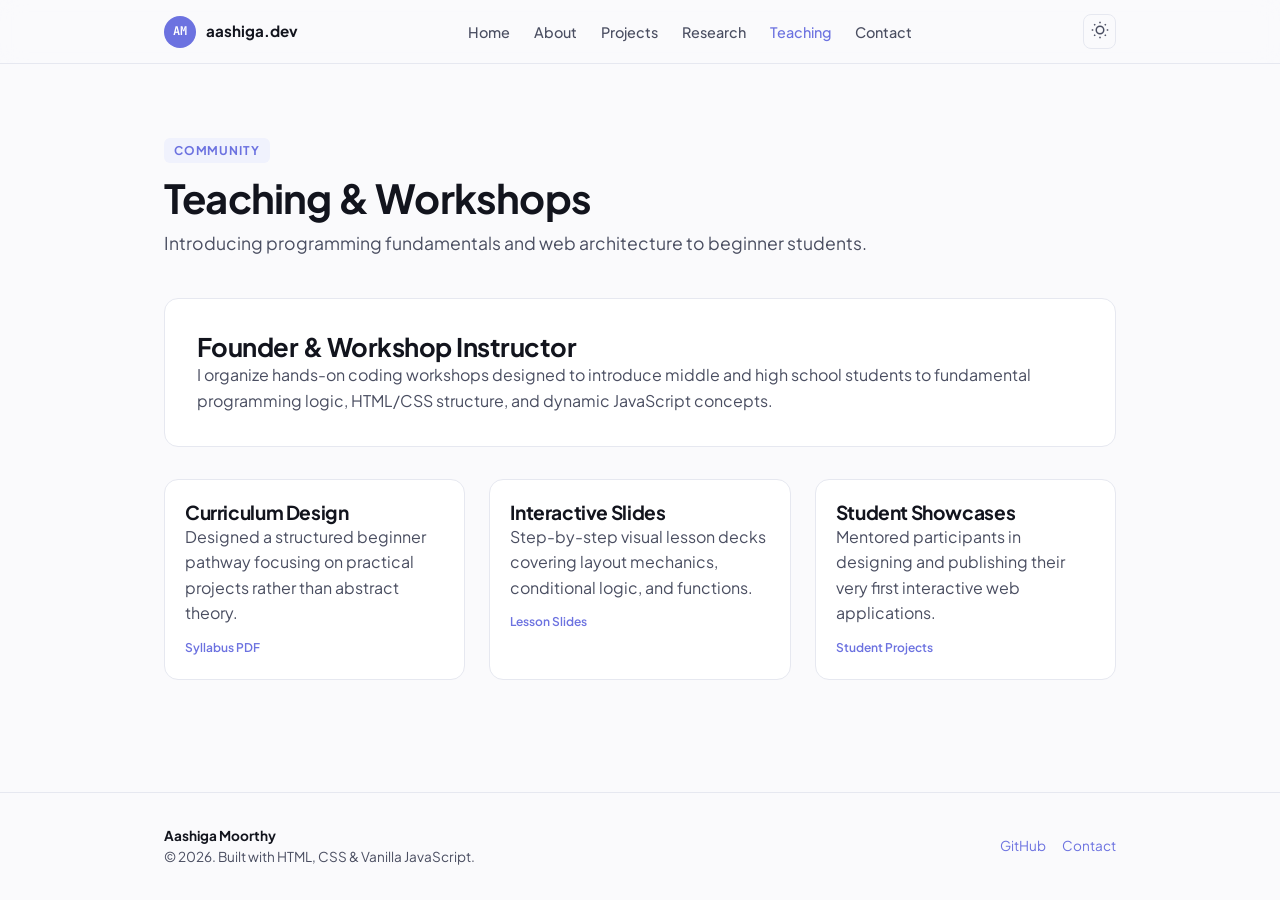
<file: teaching.html>
<!DOCTYPE html>
<html lang="en" data-theme="light">
<head>
    <meta charset="UTF-8">
    <meta name="viewport" content="width=device-width, initial-scale=1.0">
    <title>Teaching | Aashiga Moorthy</title>
    <link rel="preconnect" href="https://fonts.googleapis.com">
    <link rel="preconnect" href="https://fonts.gstatic.com" crossorigin>
    <link href="https://fonts.googleapis.com/css2?family=Plus+Jakarta+Sans:wght@300;400;500;600;700&family=JetBrains+Mono:wght@400;500&display=swap" rel="stylesheet">
    <link rel="stylesheet" href="css/style.css">
</head>
<body>
    <header class="navbar-header">
        <nav class="navbar" aria-label="Main Navigation">
            <a href="index.html" class="nav-brand">
                <span class="brand-avatar">AM</span>
                <span class="brand-name">aashiga.dev</span>
            </a>
            <div class="nav-menu" id="navMenu">
                <ul class="nav-list">
                    <li><a href="index.html" class="nav-link">Home</a></li>
                    <li><a href="about.html" class="nav-link">About</a></li>
                    <li><a href="projects.html" class="nav-link">Projects</a></li>
                    <li><a href="research.html" class="nav-link">Research</a></li>
                    <li><a href="teaching.html" class="nav-link active">Teaching</a></li>
                    <li><a href="contact.html" class="nav-link">Contact</a></li>
                </ul>
            </div>
            <div class="nav-controls">
                <button id="themeToggle" class="theme-toggle" aria-label="Toggle theme">
                    <svg class="sun-icon" viewBox="0 0 24 24" width="18" height="18" fill="none" stroke="currentColor" stroke-width="2"><circle cx="12" cy="12" r="5"/><path d="M12 1v2M12 21v2M4.22 4.22l1.42 1.42M18.36 18.36l1.42 1.42M1 12h2M21 12h2M4.22 19.78l1.42-1.42M18.36 5.64l1.42-1.42"/></svg>
                    <svg class="moon-icon" viewBox="0 0 24 24" width="18" height="18" fill="none" stroke="currentColor" stroke-width="2"><path d="M21 12.79A9 9 0 1 1 11.21 3 7 7 0 0 0 21 12.79z"/></svg>
                </button>
                <button class="hamburger" id="hamburger" aria-label="Menu"><span class="bar"></span><span class="bar"></span></button>
            </div>
        </nav>
    </header>

    <main class="section">
        <div class="container">
            <div class="page-header">
                <span class="section-tag">Community</span>
                <h1>Teaching & Workshops</h1>
                <p class="subtitle">Introducing programming fundamentals and web architecture to beginner students.</p>
            </div>

            <div class="teaching-hero-box">
                <h2>Founder & Workshop Instructor</h2>
                <p>I organize hands-on coding workshops designed to introduce middle and high school students to fundamental programming logic, HTML/CSS structure, and dynamic JavaScript concepts.</p>
            </div>

            <div class="grid grid-3" style="margin-top: 2rem;">
                <div class="resource-card">
                    <h3>Curriculum Design</h3>
                    <p>Designed a structured beginner pathway focusing on practical projects rather than abstract theory.</p>
                    <span class="resource-label">Syllabus PDF</span>
                </div>

                <div class="resource-card">
                    <h3>Interactive Slides</h3>
                    <p>Step-by-step visual lesson decks covering layout mechanics, conditional logic, and functions.</p>
                    <span class="resource-label">Lesson Slides</span>
                </div>

                <div class="resource-card">
                    <h3>Student Showcases</h3>
                    <p>Mentored participants in designing and publishing their very first interactive web applications.</p>
                    <span class="resource-label">Student Projects</span>
                </div>
            </div>
        </div>
    </main>

    <footer class="footer">
        <div class="container footer-content">
            <div class="footer-left">
                <span class="footer-brand">Aashiga Moorthy</span>
                <p>&copy; 2026. Built with HTML, CSS & Vanilla JavaScript.</p>
            </div>
            <div class="footer-right">
                <a href="https://github.com/AashigaM" target="_blank" rel="noopener">GitHub</a>
                <a href="contact.html">Contact</a>
            </div>
        </div>
    </footer>

    <script src="js/script.js"></script>
</body>
</html>
</file>
<file: css/style.css>
/* ==========================================================================
   AASHIGA MOORTHY PORTFOLIO - PERIWINKLE DESIGN SYSTEM
   Modern, elegant, human-centered student portfolio style
   ========================================================================== */

:root {
    /* Periwinkle Accent Color System */
    --periwinkle: #6C72E0;
    --periwinkle-hover: #5860D4;
    --periwinkle-light: #F0F2FD;
    --periwinkle-border: #D8DCF8;

    /* Light Theme Palette */
    --bg-main: #FAFAFC;
    --bg-card: #FFFFFF;
    --bg-subtle: #F3F4F8;
    --text-heading: #12141D;
    --text-body: #4A4E61;
    --text-muted: #8C90A4;
    --border-color: #E6E8F0;
    --shadow-soft: 0 4px 20px -2px rgba(108, 114, 224, 0.06), 0 2px 6px -1px rgba(0, 0, 0, 0.03);
    --shadow-hover: 0 12px 28px -4px rgba(108, 114, 224, 0.12), 0 4px 12px -2px rgba(0, 0, 0, 0.04);

    --font-sans: 'Plus Jakarta Sans', -apple-system, sans-serif;
    --font-mono: 'JetBrains Mono', monospace;
    --radius-sm: 8px;
    --radius-md: 14px;
    --radius-lg: 20px;
    --max-width: 1000px;
}

[data-theme="dark"] {
    --periwinkle: #8389EF;
    --periwinkle-hover: #9CA1F3;
    --periwinkle-light: rgba(131, 137, 239, 0.12);
    --periwinkle-border: rgba(131, 137, 239, 0.25);

    --bg-main: #0F1117;
    --bg-card: #181B24;
    --bg-subtle: #202431;
    --text-heading: #F3F4F8;
    --text-body: #A0A5BD;
    --text-muted: #6B7088;
    --border-color: #272B3C;
    --shadow-soft: 0 4px 20px rgba(0, 0, 0, 0.3);
    --shadow-hover: 0 10px 30px rgba(0, 0, 0, 0.5);
}

/* Base Resets */
*, *::before, *::after {
    box-sizing: border-box;
    margin: 0;
    padding: 0;
}

html {
    scroll-behavior: smooth;
    font-size: 16px;
}

body {
    font-family: var(--font-sans);
    background-color: var(--bg-main);
    color: var(--text-body);
    line-height: 1.6;
    -webkit-font-smoothing: antialiased;
    display: flex;
    flex-direction: column;
    min-height: 100vh;
}

main { flex: 1; }

a {
    color: var(--periwinkle);
    text-decoration: none;
    transition: color 0.2s ease;
}

a:hover { color: var(--periwinkle-hover); }

/* Typography */
h1, h2, h3, h4 {
    color: var(--text-heading);
    font-weight: 700;
    line-height: 1.25;
    letter-spacing: -0.02em;
}

h1 { font-size: 2.5rem; }
h2 { font-size: 1.6rem; }
h3 { font-size: 1.2rem; }

.section-tag {
    display: inline-block;
    font-size: 0.75rem;
    font-weight: 700;
    text-transform: uppercase;
    letter-spacing: 0.08em;
    color: var(--periwinkle);
    background-color: var(--periwinkle-light);
    padding: 0.2rem 0.6rem;
    border-radius: 6px;
    margin-bottom: 0.6rem;
}

.highlight-text {
    color: var(--periwinkle);
}

.subtitle {
    font-size: 1.1rem;
    color: var(--text-body);
    margin-top: 0.4rem;
}

/* Layout */
.container {
    max-width: var(--max-width);
    margin: 0 auto;
    padding: 0 1.5rem;
}

.section { padding: 4.5rem 0; }
.bg-alt { background-color: var(--bg-subtle); }

.grid { display: grid; gap: 1.5rem; }
.grid-2 { grid-template-columns: repeat(auto-fit, minmax(320px, 1fr)); }
.grid-3 { grid-template-columns: repeat(auto-fit, minmax(280px, 1fr)); }

.page-header { margin-bottom: 2.5rem; }

/* Navigation */
.navbar-header {
    position: sticky;
    top: 0;
    z-index: 100;
    background-color: rgba(250, 250, 252, 0.85);
    backdrop-filter: blur(12px);
    border-bottom: 1px solid var(--border-color);
    height: 64px;
}

[data-theme="dark"] .navbar-header {
    background-color: rgba(15, 17, 23, 0.85);
}

.navbar {
    max-width: var(--max-width);
    margin: 0 auto;
    padding: 0 1.5rem;
    height: 100%;
    display: flex;
    align-items: center;
    justify-content: space-between;
}

.nav-brand {
    display: flex;
    align-items: center;
    gap: 0.6rem;
    color: var(--text-heading);
    font-weight: 700;
    font-size: 0.95rem;
}

.brand-avatar {
    width: 32px;
    height: 32px;
    border-radius: 50%;
    background-color: var(--periwinkle);
    color: #FFFFFF;
    display: flex;
    align-items: center;
    justify-content: center;
    font-size: 0.75rem;
    font-family: var(--font-mono);
}

.nav-list { display: flex; gap: 1.5rem; list-style: none; }
.nav-link {
    color: var(--text-body);
    font-size: 0.9rem;
    font-weight: 500;
}

.nav-link:hover, .nav-link.active {
    color: var(--periwinkle);
}

.nav-controls { display: flex; align-items: center; gap: 0.5rem; }

.theme-toggle {
    background: none;
    border: 1px solid var(--border-color);
    color: var(--text-body);
    padding: 0.4rem;
    border-radius: var(--radius-sm);
    cursor: pointer;
}

.moon-icon { display: none; }
[data-theme="dark"] .sun-icon { display: none; }
[data-theme="dark"] .moon-icon { display: block; }

.hamburger {
    display: none;
    background: none;
    border: none;
    cursor: pointer;
    flex-direction: column;
    gap: 5px;
}
.hamburger .bar { width: 20px; height: 2px; background-color: var(--text-heading); }

/* Hero */
.hero-section {
    position: relative;
    padding: 5rem 0 3.5rem;
    overflow: hidden;
}

.glow-bg {
    position: absolute;
    top: -80px;
    right: -80px;
    width: 350px;
    height: 350px;
    background: radial-gradient(circle, rgba(108, 114, 224, 0.18) 0%, rgba(108, 114, 224, 0) 70%);
    pointer-events: none;
}

.status-pill {
    display: inline-flex;
    align-items: center;
    gap: 0.5rem;
    padding: 0.3rem 0.8rem;
    background-color: var(--bg-card);
    border: 1px solid var(--border-color);
    border-radius: 20px;
    font-size: 0.8rem;
    font-weight: 500;
    margin-bottom: 1.25rem;
    box-shadow: var(--shadow-soft);
}

.status-dot {
    width: 7px;
    height: 7px;
    background-color: #10B981;
    border-radius: 50%;
}

.hero-title {
    font-size: 2.8rem;
    margin-bottom: 1rem;
    letter-spacing: -0.03em;
}

.hero-lead {
    font-size: 1.15rem;
    max-width: 680px;
    margin-bottom: 2rem;
}

.hero-actions { display: flex; flex-wrap: wrap; gap: 0.75rem; }

/* Buttons */
.btn {
    display: inline-flex;
    align-items: center;
    gap: 0.5rem;
    padding: 0.65rem 1.2rem;
    font-size: 0.9rem;
    font-weight: 600;
    border-radius: var(--radius-sm);
    cursor: pointer;
    transition: all 0.2s ease;
    border: 1px solid transparent;
}

.btn-primary { background-color: var(--periwinkle); color: #FFFFFF; }
.btn-primary:hover { background-color: var(--periwinkle-hover); color: #FFFFFF; }

.btn-secondary { background-color: var(--periwinkle-light); color: var(--periwinkle); }
.btn-secondary:hover { background-color: var(--periwinkle-border); }

.btn-outline { background-color: transparent; border-color: var(--border-color); color: var(--text-heading); }
.btn-outline:hover { background-color: var(--bg-subtle); }

.btn-ghost { background-color: transparent; color: var(--text-body); }
.btn-ghost:hover { color: var(--text-heading); }

.btn-sm { padding: 0.35rem 0.75rem; font-size: 0.8rem; }
.btn-full { width: 100%; justify-content: center; }

/* Feature Cards */
.feature-card {
    background-color: var(--bg-card);
    border: 1px solid var(--border-color);
    border-radius: var(--radius-md);
    padding: 1.5rem;
    box-shadow: var(--shadow-soft);
}

.card-icon {
    font-family: var(--font-mono);
    font-size: 0.85rem;
    color: var(--periwinkle);
    font-weight: 700;
    margin-bottom: 0.75rem;
}

/* Project Cards */
.project-preview-card {
    position: relative;
    background-color: var(--bg-card);
    border: 1px solid var(--border-color);
    border-radius: var(--radius-md);
    padding: 1.5rem;
    box-shadow: var(--shadow-soft);
    transition: transform 0.2s ease, box-shadow 0.2s ease;
}

.project-preview-card:hover {
    transform: translateY(-2px);
    box-shadow: var(--shadow-hover);
    border-color: var(--periwinkle-border);
}

.preview-meta { font-size: 0.8rem; color: var(--text-muted); margin-bottom: 0.25rem; }
.card-link-overlay { position: absolute; inset: 0; }

.project-card {
    background-color: var(--bg-card);
    border: 1px solid var(--border-color);
    border-radius: var(--radius-md);
    padding: 1.75rem;
    box-shadow: var(--shadow-soft);
    margin-bottom: 1.5rem;
}

.project-top { display: flex; justify-content: space-between; align-items: flex-start; gap: 1rem; margin-bottom: 0.75rem; }
.project-links { display: flex; gap: 0.5rem; }

.tag-row { display: flex; flex-wrap: wrap; gap: 0.4rem; margin-top: 1rem; }
.tag-row span {
    font-size: 0.75rem;
    background-color: var(--bg-subtle);
    color: var(--text-body);
    padding: 0.2rem 0.5rem;
    border-radius: 4px;
    font-family: var(--font-mono);
}

.case-study-details { margin-top: 1rem; border-top: 1px dashed var(--border-color); padding-top: 0.75rem; }
.case-study-summary { cursor: pointer; font-size: 0.85rem; color: var(--periwinkle); font-weight: 600; }
.case-study-inner { margin-top: 0.75rem; font-size: 0.9rem; display: flex; flex-direction: column; gap: 0.5rem; }

.status-badge {
    font-size: 0.75rem;
    padding: 0.2rem 0.6rem;
    border-radius: 12px;
    background-color: var(--periwinkle-light);
    color: var(--periwinkle);
    font-weight: 600;
}

.future-section-header { margin: 2.5rem 0 1.25rem; }
.project-card-future { border-style: dashed; }

/* About & Timeline */
.about-layout { display: grid; grid-template-columns: 1fr 280px; gap: 2.5rem; }
.bio-lead { font-size: 1.1rem; color: var(--text-heading); font-weight: 500; }
.divider { height: 1px; background-color: var(--border-color); margin: 2rem 0; }
.subheading { margin-bottom: 1.25rem; }

.timeline { display: flex; flex-direction: column; gap: 1.25rem; border-left: 2px solid var(--periwinkle-border); padding-left: 1.25rem; }
.time-period { font-size: 0.75rem; font-family: var(--font-mono); color: var(--periwinkle); font-weight: 600; }

.sidebar-box {
    background-color: var(--bg-card);
    border: 1px solid var(--border-color);
    border-radius: var(--radius-md);
    padding: 1.25rem;
    margin-bottom: 1.25rem;
}

.info-list { list-style: none; font-size: 0.9rem; margin-top: 0.5rem; display: flex; flex-direction: column; gap: 0.4rem; }
.chip-container { display: flex; flex-wrap: wrap; gap: 0.4rem; margin-top: 0.6rem; }
.chip { font-size: 0.75rem; background-color: var(--bg-subtle); padding: 0.25rem 0.5rem; border-radius: 6px; }

/* Research & Teaching */
.research-paper-wrapper {
    background-color: var(--bg-card);
    border: 1px solid var(--border-color);
    border-radius: var(--radius-lg);
    padding: 2.5rem;
    box-shadow: var(--shadow-soft);
}

.paper-badge-row { display: flex; align-items: center; gap: 1rem; margin-bottom: 1rem; }
.author-label { font-size: 0.85rem; color: var(--text-muted); }
.paper-title { font-size: 1.75rem; margin-bottom: 2rem; }

.paper-grid { display: grid; grid-template-columns: repeat(auto-fit, minmax(280px, 1fr)); gap: 1.5rem; }
.paper-block h3 { font-size: 0.85rem; text-transform: uppercase; color: var(--periwinkle); letter-spacing: 0.05em; margin-bottom: 0.4rem; }
.paper-cta { margin-top: 2rem; padding-top: 1.5rem; border-top: 1px solid var(--border-color); }

.teaching-hero-box {
    background-color: var(--bg-card);
    border: 1px solid var(--border-color);
    border-radius: var(--radius-md);
    padding: 2rem;
}

.resource-card {
    background-color: var(--bg-card);
    border: 1px solid var(--border-color);
    border-radius: var(--radius-md);
    padding: 1.25rem;
}

.resource-label { display: inline-block; margin-top: 0.75rem; font-size: 0.75rem; color: var(--periwinkle); font-weight: 600; }

/* Contact Page */
.contact-card-grid { display: grid; grid-template-columns: 1fr 1fr; gap: 2rem; }
.contact-box { background-color: var(--bg-card); border: 1px solid var(--border-color); border-radius: var(--radius-md); padding: 1.75rem; }
.contact-links-list { display: flex; flex-direction: column; gap: 0.75rem; margin-top: 1.25rem; }

.simple-form { display: flex; flex-direction: column; gap: 1rem; margin-top: 1rem; }
.form-field { display: flex; flex-direction: column; gap: 0.3rem; }
.form-field label { font-size: 0.85rem; font-weight: 500; }
.input-element {
    padding: 0.6rem 0.8rem;
    border-radius: var(--radius-sm);
    border: 1px solid var(--border-color);
    background-color: var(--bg-main);
    color: var(--text-heading);
    font-family: var(--font-sans);
}

.input-element:focus { outline: none; border-color: var(--periwinkle); }

/* Footer */
.footer { border-top: 1px solid var(--border-color); padding: 2rem 0; margin-top: auto; font-size: 0.85rem; }
.footer-content { display: flex; justify-content: space-between; align-items: center; flex-wrap: wrap; gap: 1rem; }
.footer-brand { font-weight: 700; color: var(--text-heading); }
.footer-right { display: flex; gap: 1rem; }

/* Scroll Animation */
.scroll-reveal { opacity: 0; transform: translateY(12px); transition: opacity 0.4s ease, transform 0.4s ease; }
.scroll-reveal.visible { opacity: 1; transform: translateY(0); }

/* Mobile Adaptations */
@media (max-width: 768px) {
    .hero-title { font-size: 2.2rem; }
    .about-layout, .contact-card-grid { grid-template-columns: 1fr; }
    .project-top { flex-direction: column; }
    .hamburger { display: flex; }
    .nav-menu {
        position: fixed;
        top: 64px;
        left: -100%;
        width: 100%;
        height: calc(100vh - 64px);
        background-color: var(--bg-main);
        padding: 2rem;
        transition: left 0.3s ease;
        border-top: 1px solid var(--border-color);
    }
    .nav-menu.active { left: 0; }
    .nav-list { flex-direction: column; gap: 1.25rem; }
}
</file>
